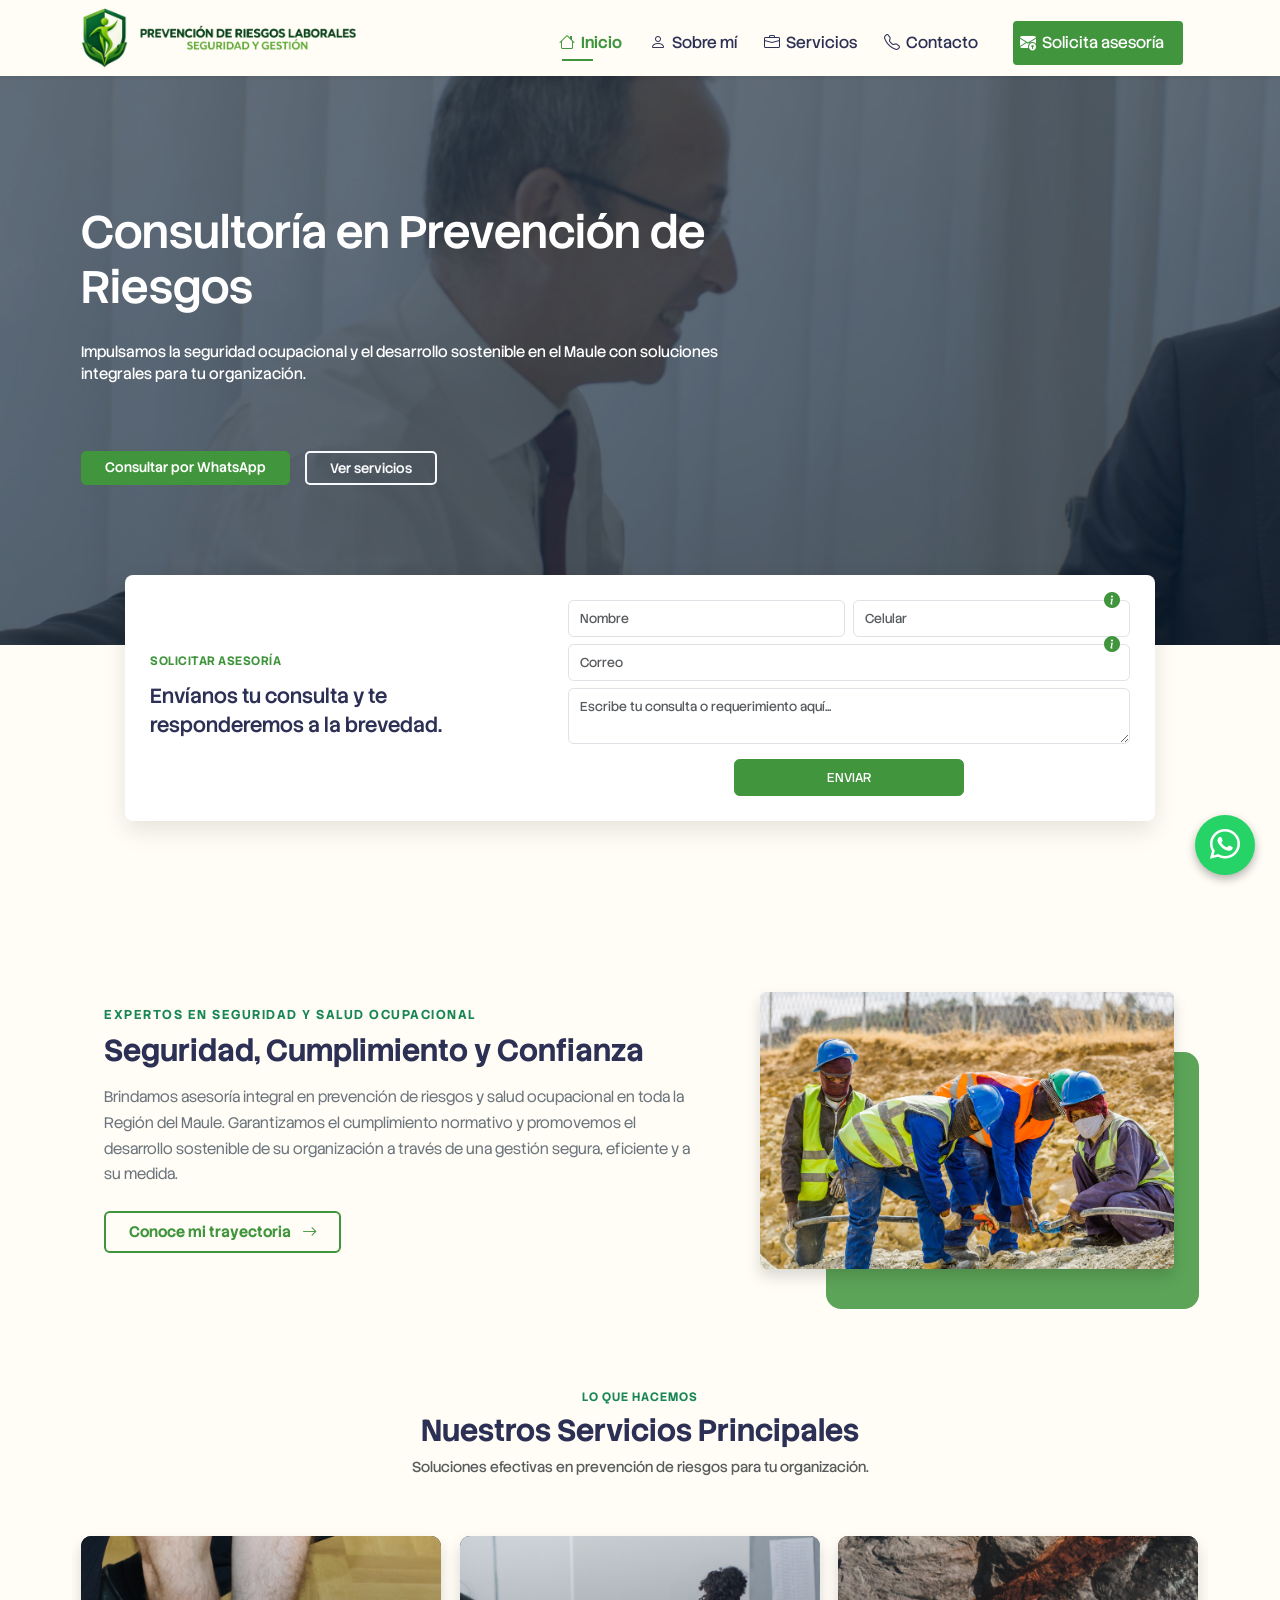
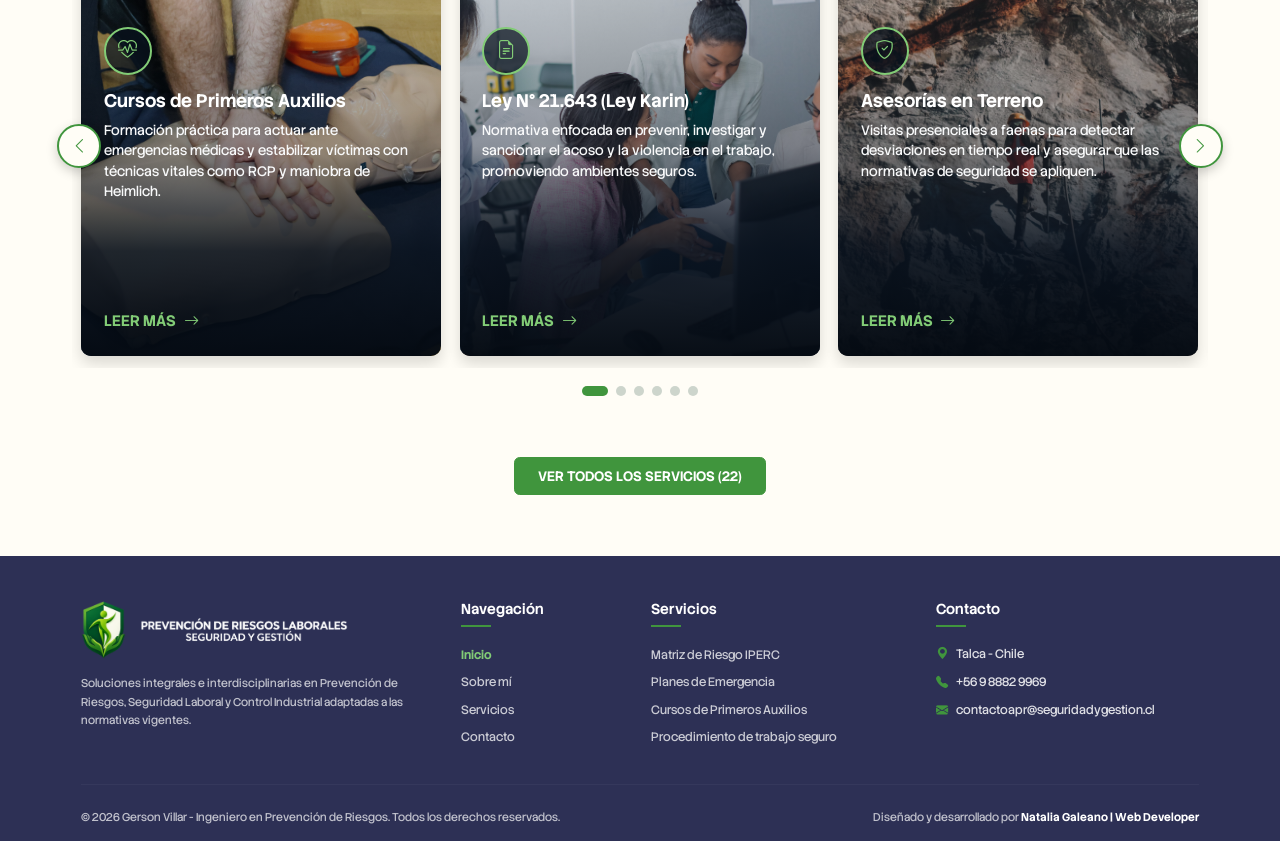
<file: index.html>
<!doctype html>
<html lang="es">
  <!--
  ============================================================
  HEAD SEO — index.html Pagina oficial
  ============================================================
-->
  <head>
    <meta charset="UTF-8" />
    <meta name="viewport" content="width=device-width, initial-scale=1.0" />

    <!-- SEO básico -->
    <title>Prevención de Riesgos Laborales | Talca, Maule</title>
    <meta
      name="description"
      content="Asesoría en prevención de riesgos y seguridad laboral en Talca y la Región del Maule. Cumple la normativa vigente. ¡Solicita tu asesoría gratis!"
    />
    <meta name="robots" content="index, follow" />
    <meta
      name="author"
      content="Gerson Villar - Ingeniero en Prevención de Riesgos"
    />
    <link rel="canonical" href="https://seguridadygestion.cl/" />

    <!-- Open Graph (WhatsApp, LinkedIn, Facebook) -->
    <meta property="og:type" content="website" />
    <meta
      property="og:site_name"
      content="Seguridad y Gestión - Prevención de Riesgos"
    />
    <meta property="og:locale" content="es_CL" />
    <meta property="og:url" content="https://seguridadygestion.cl/" />
    <meta
      property="og:title"
      content="Prevención de Riesgos Laborales | Talca, Maule"
    />
    <meta
      property="og:description"
      content="Asesoría en prevención de riesgos y seguridad laboral en Talca y la Región del Maule. Cumple la normativa vigente. ¡Solicita tu asesoría gratis!"
    />
    <meta
      property="og:image"
      content="https://seguridadygestion.cl/img/og-image.jpg"
    />
    <meta property="og:image:width" content="1200" />
    <meta property="og:image:height" content="630" />
    <meta
      property="og:image:alt"
      content="Consultoría en Prevención de Riesgos Laborales en la Región del Maule"
    />

    <!-- Twitter Card (aplica también a algunas previews de LinkedIn) -->
    <meta name="twitter:card" content="summary_large_image" />
    <meta
      name="twitter:title"
      content="Prevención de Riesgos Laborales | Talca, Maule"
    />
    <meta
      name="twitter:description"
      content="Asesoría en prevención de riesgos y seguridad laboral en Talca y la Región del Maule."
    />
    <meta
      name="twitter:image"
      content="https://seguridadygestion.cl/img/og-image.jpg"
    />

    <link rel="icon" type="image/x-icon" href="/img/favicon.ico" />

    <!-- 1. Bootstrap -->
    <link
      href="https://cdn.jsdelivr.net/npm/bootstrap@5.3.8/dist/css/bootstrap.min.css"
      rel="stylesheet"
      integrity="sha384-sRIl4kxILFvY47J16cr9ZwB07vP4J8+LH7qKQnuqkuIAvNWLzeN8tE5YBujZqJLB"
      crossorigin="anonymous"
    />
    <!-- Bootstrap íconos -->
    <link
      rel="stylesheet"
      href="https://cdn.jsdelivr.net/npm/bootstrap-icons@1.11.3/font/bootstrap-icons.min.css"
    />

    <!-- 2. Preconexión a Google Fonts -->
    <link rel="preconnect" href="https://fonts.googleapis.com" />
    <link rel="preconnect" href="https://fonts.gstatic.com" crossorigin />

    <!-- 3. Google Fonts -->
    <link
      href="https://fonts.googleapis.com/css2?family=Markazi+Text:wght@400..700&family=Noto+Sans+Symbols:wght@100..900&family=Stack+Sans+Headline:wght@200..700&display=swap"
      rel="stylesheet"
    />
    <!-- AOS CSS -->
    <link href="https://unpkg.com/aos@2.3.1/dist/aos.css" rel="stylesheet" />

    <!-- 4. Estilos personalizados -->
    <link rel="stylesheet" href="css/styles.css" />

    <!-- Datos estructurados (Schema.org) — SOLO en index.html -->
    <script type="application/ld+json">
      {
        "@context": "https://schema.org",
        "@type": "ProfessionalService",
        "name": "Seguridad y Gestión - Gerson Villar, Prevención de Riesgos",
        "alternateName": "Prevención de Riesgos Maule",
        "description": "Consultoría en prevención de riesgos laborales, seguridad ocupacional y cumplimiento normativo para empresas de la Región del Maule.",
        "image": "https://seguridadygestion.cl/img/logo-solo-texto.png",
        "logo": "https://seguridadygestion.cl/img/logo-solo-texto.png",
        "url": "https://seguridadygestion.cl/",
        "telephone": "+56988829969",
        "email": "contactoapr@seguridadygestion.cl",
        "address": {
          "@type": "PostalAddress",
          "addressLocality": "Talca",
          "addressRegion": "Región del Maule",
          "addressCountry": "CL"
        },
        "geo": {
          "@type": "GeoCoordinates",
          "latitude": -35.4264,
          "longitude": -71.6553
        },
        "areaServed": [
          {
            "@type": "AdministrativeArea",
            "name": "Región del Maule"
          },
          {
            "@type": "City",
            "name": "Talca"
          }
        ],
        "openingHoursSpecification": {
          "@type": "OpeningHoursSpecification",
          "dayOfWeek": ["Monday", "Tuesday", "Wednesday", "Thursday", "Friday"],
          "opens": "09:00",
          "closes": "19:00"
        },
        "hasOfferCatalog": {
          "@type": "OfferCatalog",
          "name": "Servicios de Prevención de Riesgos",
          "itemListElement": [
            {
              "@type": "Offer",
              "itemOffered": {
                "@type": "Service",
                "name": "Diagnóstico en Prevención de Riesgos Laborales"
              }
            },
            {
              "@type": "Offer",
              "itemOffered": {
                "@type": "Service",
                "name": "Elaboración de Carpetas de Arranque"
              }
            },
            {
              "@type": "Offer",
              "itemOffered": {
                "@type": "Service",
                "name": "Capacitaciones e Información de Riesgos Laborales (IRL)"
              }
            },
            {
              "@type": "Offer",
              "itemOffered": {
                "@type": "Service",
                "name": "Reglamento Interno de Orden, Higiene y Seguridad (RIOHS)"
              }
            },
            {
              "@type": "Offer",
              "itemOffered": {
                "@type": "Service",
                "name": "Gestión del Comité Paritario de Higiene y Seguridad (CPHS)"
              }
            }
          ]
        }
      }
    </script>
  </head>
  <body>
    <header>
      <!--Barra de navegacion-->
      <nav class="navbar navbar-expand-lg bg-prevencion fixed-top shadow-sm">
        <div class="container">
          <!-- Logo principal de la barra -->
          <div class="cont-logo">
            <a class="navbar-brand" href="index.html">
              <img
                class="logo1"
                src="img/logo-no-texto.png"
                alt="Logo Prevención"
              />
              <img
                class="logo2"
                src="img/logo-solo-texto.png"
                alt="Logo Prevención"
              />
            </a>
          </div>

          <!-- Botón Hamburguesa (Solo se muestra en pantallas pequeñas) -->
          <button
            class="navbar-toggler"
            type="button"
            data-bs-toggle="offcanvas"
            data-bs-target="#navbarNav"
            aria-controls="navbarNav"
            aria-label="Toggle navigation"
          >
            <span class="navbar-toggler-icon"></span>
          </button>

          <!-- Menú Lateral Deslizable / Barra Horizontal -->
          <div
            class="offcanvas-lg offcanvas-start navbarNavClass"
            tabindex="-1"
            id="navbarNav"
            aria-labelledby="navbarNavLabel"
          >
            <!-- Cabecera del Offcanvas (Solo Móvil) -->
            <div class="offcanvas-header border-bottom d-lg-none">
              <article class="cont-logo">
                <a class="navbar-brand" href="index.html">
                  <img
                    class="logo1"
                    src="img/logo-no-texto.png"
                    alt="Logo Prevención"
                  />
                </a>
              </article>

              <!-- BOTÓN DE CIERRE CON EL TARGET AGREGADO -->
              <button
                type="button"
                class="btn-close"
                data-bs-dismiss="offcanvas"
                data-bs-target="#navbarNav"
                aria-label="Close"
              ></button>
            </div>

            <!-- Cuerpo del Menú -->
            <div
              class="offcanvas-body d-flex flex-column flex-lg-row align-items-lg-center ms-lg-auto"
            >
              <!-- Lista de enlaces -->
              <ul class="navbar-nav align-items-lg-center">
                <li class="nav-item">
                  <a class="nav-link menu-lat-link active" href="index.html">
                    <i class="bi bi-house me-2"></i>Inicio
                  </a>
                </li>
                <li class="nav-item">
                  <a class="nav-link menu-lat-link" href="sobre-mi.html">
                    <i class="bi bi-person me-2"></i>Sobre mí
                  </a>
                </li>
                <li class="nav-item">
                  <a class="nav-link menu-lat-link" href="servicios.html">
                    <i class="bi bi-briefcase me-2"></i>Servicios
                  </a>
                </li>
                <li class="nav-item">
                  <a class="nav-link menu-lat-link" href="pag-contacto.html">
                    <i class="bi bi-telephone me-2"></i>Contacto
                  </a>
                </li>

                <!-- BOTÓN VERDE ESCRITORIO (Utiliza tu clase .soli-info original / Oculto en celular) -->
                <li class="nav-item soli-info d-none d-lg-block">
                  <a class="nav-link" href="index.html#contacto"
                    ><i class="bi bi-envelope-arrow-up-fill me-1"></i> Solicita
                    asesoría</a
                  >
                </li>
              </ul>

              <!-- SECCIÓN MÓVIL (Eslogan, Región y Botón ancho - Ocultos en escritorio con d-lg-none) -->
              <div
                class="menu-lateral-footer mt-auto pt-3 border-top d-lg-none"
              >
                <div class="info-texto mb-3">
                  <p class="mb-2 text-secondary small fw-medium">
                    PREVENCIÓN QUE PROTEGE,<br />GESTIÓN QUE TRANSFORMA.
                  </p>
                  <p class="mb-0 text-secondary small fw-medium">
                    <i class="bi bi-geo-alt me-2 text-success fs-6"></i>Región
                    del Maule
                  </p>
                </div>

                <a
                  href="index.html#contacto"
                  class="text-decoration-none d-block"
                  ><!-- El div actúa como botón y cierra el menú -->
                  <div
                    class="btn btn-prevencion w-100 d-flex justify-content-between align-items-center py-2 px-3 fw-bold rounded-3"
                    data-bs-dismiss="offcanvas"
                    data-bs-target="#navbarNav"
                  >
                    <span
                      ><i class="bi bi-envelope-arrow-up-fill me-1"></i>
                      Solicita asesoría</span
                    >
                    <i class="bi bi-arrow-right fs-5"></i>
                  </div>
                </a>
              </div>
            </div>
          </div>
        </div>
      </nav>

      <!--Portada-->
      <section id="hero">
        <!-- 1. Video de fondo añadido antes del container -->
        <video
          autoplay
          muted
          loop
          playsinline
          preload="auto"
          poster="img/video-poster.png"
          class="bg-video"
        >
          <source src="img/video-hero.mp4" type="video/mp4" />
          Tu navegador no soporta videos HTML5.
        </video>

        <!-- 2. Capa oscura para que el texto resalte (muy importante con videos) -->
        <div class="hero-overlay"></div>

        <!-- 3. Tu contenido original intacto -->
        <div class="container">
          <div class="hero-content">
            <h1 data-aos="fade-up">Consultoría en Prevención de Riesgos</h1>
            <p data-aos="fade-up" data-aos-delay="200">
              Impulsamos la seguridad ocupacional y el desarrollo sostenible en
              el Maule con soluciones integrales para tu organización.
            </p>

            <div
              class="d-flex gap-3 mt-4"
              data-aos="fade-up"
              data-aos-delay="300"
            >
              <!-- Botón Principal: WhatsApp -->
              <a
                href="https://wa.me/56988829969"
                class="btn btn-prevencion px-4 btn-hero"
                >Consultar por WhatsApp</a
              >

              <!-- Botón Secundario: Servicios -->
              <a
                href="servicios.html"
                class="btn btn-outline-light px-4 btn-hero"
                >Ver servicios</a
              >
            </div>
          </div>
        </div>
      </section>
    </header>
    <main>
      <!--Formulario contacto-->
      <section id="contacto">
        <div class="container" data-aos="zoom-in" data-aos-duration="1000">
          <div class="row align-items-center justify-content-center">
            <!-- Información -->
            <div class="col-md-5">
              <div class="contacto-info">
                <span>Solicitar Asesoría</span>
                <h2>Envíanos tu consulta y te responderemos a la brevedad.</h2>
              </div>
            </div>

            <!-- Formulario -->
            <div class="col-md-7">
              <!-- Formulario modificado para Netlify -->
              <form
                name="formulario-contacto"
                method="POST"
                action="/gracias.html"
                data-netlify="true"
                netlify-honeypot="bot-field"
              >
                <input
                  type="hidden"
                  name="form-name"
                  value="formulario-contacto"
                />
                <!-- Campo oculto anti-spam (Honeypot) -->
                <p class="d-none">
                  <label
                    >No llenes esto si eres humano:
                    <input name="bot-field" type="text"
                  /></label>
                </p>

                <div class="row g-2">
                  <div class="col-md-6">
                    <label for="campo-nombre" class="visually-hidden"
                      >Nombre</label
                    >
                    <input
                      type="text"
                      id="campo-nombre"
                      name="nombre"
                      class="form-control"
                      placeholder="Nombre"
                      autocomplete="name"
                      required
                    />
                  </div>

                  <div class="col-md-6">
                    <label for="campo-celular" class="visually-hidden"
                      >Celular</label
                    >
                    <div class="campo-ayuda">
                      <input
                        type="tel"
                        id="campo-celular"
                        name="celular"
                        class="form-control"
                        placeholder="Celular"
                        inputmode="tel"
                        autocomplete="tel"
                        maxlength="17"
                        required
                      />
                      <button
                        type="button"
                        class="ayuda-btn"
                        data-bs-toggle="tooltip"
                        data-bs-title="Escribe 9 dígitos, sin el +56. Ej: 9 1234 5678"
                        aria-label="Ayuda sobre el celular"
                      >
                        <i class="bi bi-info-circle-fill"></i>
                      </button>
                      <div class="invalid-feedback" role="alert"></div>
                    </div>
                  </div>

                  <div class="col-md-12">
                    <label for="campo-correo" class="visually-hidden"
                      >Correo electrónico</label
                    >
                    <div class="campo-ayuda">
                      <input
                        type="email"
                        id="campo-correo"
                        name="correo"
                        class="form-control"
                        placeholder="Correo"
                        inputmode="email"
                        autocomplete="email"
                        autocapitalize="none"
                        spellcheck="false"
                        required
                      />
                      <button
                        type="button"
                        class="ayuda-btn"
                        data-bs-toggle="tooltip"
                        data-bs-title="Escribe tu correo completo. Ej: nombre@empresa.cl. Te responderemos a este correo."
                        aria-label="Ayuda sobre el correo"
                      >
                        <i class="bi bi-info-circle-fill"></i>
                      </button>
                      <div class="invalid-feedback" role="alert"></div>
                    </div>
                  </div>

                  <div class="col-md-12">
                    <label for="campo-mensaje" class="visually-hidden"
                      >Consulta o requerimiento</label
                    >
                    <textarea
                      id="campo-mensaje"
                      name="mensaje"
                      class="form-control"
                      rows="2"
                      placeholder="Escribe tu consulta o requerimiento aquí..."
                      required
                    ></textarea>
                  </div>

                  <!-- Contenedor del botón centrado -->
                  <div class="col-md-5 mx-auto mt-3">
                    <button type="submit" class="btn btn-prevencion w-100">
                      ENVIAR
                    </button>
                  </div>
                </div>
              </form>
            </div>
          </div>
        </div>
      </section>
      <!-- NUEVA SECCIÓN DE PRESENTACIÓN -->
      <section id="presentacion" class="py-5">
        <div class="container">
          <div class="row align-items-center g-0 g-lg-5 pt-5">
            <!-- CONTENIDO -->
            <div class="col-lg-7 px-4 px-lg-5" data-aos="fade-right">
              <span
                class="text-uppercase fw-bold text-success"
                style="font-size: 0.85rem; letter-spacing: 1.5px"
                >EXPERTOS EN SEGURIDAD Y SALUD OCUPACIONAL</span
              >
              <h2
                class="fw-bold mt-2 mb-3"
                style="color: var(--text-blue); font-size: 2rem"
              >
                Seguridad, Cumplimiento y Confianza
              </h2>
              <p
                class="lead text-secondary"
                style="font-size: 1rem; line-height: 1.7"
              >
                Brindamos asesoría integral en prevención de riesgos y salud
                ocupacional en toda la Región del Maule. Garantizamos el
                cumplimiento normativo y promovemos el desarrollo sostenible de
                su organización a través de una gestión segura, eficiente y a su
                medida.
              </p>
              <!-- NUEVO BOTÓN SOBRE NOSOTROS -->
              <div class="mt-4">
                <a
                  href="sobre-mi.html"
                  class="btn btn-outline-custom px-4 py-2 fw-bold"
                >
                  Conoce mi trayectoria <i class="bi bi-arrow-right ms-2"></i>
                </a>
              </div>
            </div>
            <!-- IMAGEN -->
            <div class="col-lg-5" data-aos="fade-left">
              <!-- Contenedor envolvente con posición relativa para el marco -->
              <div class="hero-img-wrapper">
                <!-- Cuadrado verde decorativo de fondo -->
                <div class="hero-square-bg"></div>

                <!-- Tu imagen original intacta, con la clase z-2 para forzarla a estar al frente -->
                <img
                  src="img/presentacion-prevencion.jpg"
                  alt="Profesional en prevención de riesgos y seguridad laboral"
                  class="img-fluid rounded-2 shadow position-relative z-2"
                />
              </div>
            </div>
          </div>
        </div>
      </section>

      <!-- Servicios Destacados -->
      <section id="servicios-home" class="py-5 pt-5">
        <div class="container">
          <div class="text-center mb-5">
            <span
              class="text-uppercase fw-bold text-success"
              style="font-size: 0.8rem; letter-spacing: 1px"
              >Lo que hacemos</span
            >
            <h2
              class="fw-bold"
              style="color: var(--text-blue); font-size: 2rem; margin-top: 5px"
            >
              Nuestros Servicios Principales
            </h2>
            <p class="text-muted" style="font-size: 0.95rem">
              Soluciones efectivas en prevención de riesgos para tu
              organización.
            </p>
          </div>

          <!-- Slider dinámico: las tarjetas se generan desde js/script.js -->
          <div
            id="sliderServicios"
            class="slider-servicios"
            role="region"
            aria-roledescription="carrusel"
            aria-label="Servicios destacados"
            data-aos="fade-up"
          >
            <div class="slider-wrapper">
              <button
                type="button"
                class="slider-btn prev"
                id="sliderPrev"
                aria-label="Servicios anteriores"
              >
                <i class="bi bi-chevron-left"></i>
              </button>

              <div class="slider-viewport" id="sliderViewport">
                <div class="slider-track" id="sliderTrack"></div>
              </div>

              <button
                type="button"
                class="slider-btn next"
                id="sliderNext"
                aria-label="Servicios siguientes"
              >
                <i class="bi bi-chevron-right"></i>
              </button>
            </div>

            <!-- Indicadores (se generan por JS) -->
            <div class="slider-dots" id="sliderDots"></div>
          </div>
          <!-- Botón central para ver todos los servicios -->
          <div class="text-center mt-5 py-3">
            <a
              href="servicios.html"
              class="btn btn-prevencion px-4 py-2 fw-bold"
              style="font-size: 0.9rem"
            >
              VER TODOS LOS SERVICIOS (22)
            </a>
          </div>
        </div>
      </section>
    </main>
    <!-- FOOTER -->
    <footer class="footer-prevencion text-white pt-5 pb-3">
      <div class="container">
        <div class="row g-4">
          <!-- Columna 1: Branding y descripción -->
          <div class="col-lg-4 col-md-6">
            <div>
              <img
                src="img/logo-no-texto.png"
                alt="Logo Prevención de Riesgos"
                class="footer-logo mb-3"
              />
              <img
                src="img/logo-solo-texto.png"
                alt="Logo Prevención de Riesgos"
                class="footer-logo-2 mb-3"
              />
            </div>
            <p class="small text-muted-custom">
              Soluciones integrales e interdisciplinarias en Prevención de
              Riesgos, Seguridad Laboral y Control Industrial adaptadas a las
              normativas vigentes.
            </p>
          </div>

          <!-- Columna 2: Enlaces rápidos -->
          <div class="col-lg-2 col-md-6">
            <h5 class="footer-title">Navegación</h5>
            <ul class="list-unstyled footer-links">
              <li>
                <a class="activo" href="index.html">Inicio</a>
              </li>
              <li><a href="sobre-mi.html">Sobre mí</a></li>
              <li><a href="servicios.html">Servicios</a></li>
              <li><a href="pag-contacto.html">Contacto</a></li>
            </ul>
          </div>

          <!-- Columna 3: Servicios destacados -->
          <div class="col-lg-3 col-md-6">
            <h5 class="footer-title">Servicios</h5>
            <ul class="list-unstyled footer-links">
              <li>
                <a href="servicios.html#matriz-iper">Matriz de Riesgo IPERC</a>
              </li>
              <li>
                <a href="servicios.html#plan-emergencias-evacuacion"
                  >Planes de Emergencia</a
                >
              </li>
              <li>
                <a href="servicios.html#cursos-primeros-auxilios"
                  >Cursos de Primeros Auxilios</a
                >
              </li>
              <li>
                <a href="servicios.html#procedimiento-trabajo-seguro"
                  >Procedimiento de trabajo seguro</a
                >
              </li>
            </ul>
          </div>

          <!-- Columna 4: Contacto -->
          <div class="col-lg-3 col-md-6">
            <h5 class="footer-title">Contacto</h5>
            <ul class="list-unstyled footer-contact small">
              <li>
                <i class="bi bi-geo-alt-fill me-2 color-verde"></i> Talca -
                Chile
              </li>
              <li>
                <i class="bi bi-telephone-fill me-2 color-verde"></i> +56 9 8882
                9969
              </li>
              <li>
                <i class="bi bi-envelope-fill me-2 color-verde"></i>
                contactoapr@seguridadygestion.cl
              </li>
            </ul>
          </div>
        </div>

        <hr class="footer-divider my-4" />

        <!-- Sub-footer: Derechos reservados -->
        <div class="row align-items-center">
          <div class="col-md-6 text-center text-md-start mb-2 mb-md-0">
            <p class="small mb-0 text-muted-custom">
              &copy; 2026 Gerson Villar - Ingeniero en Prevención de Riesgos.
              Todos los derechos reservados.
            </p>
          </div>
          <div class="col-md-6 text-center text-md-end">
            <p class="small mb-0 text-muted-custom">
              Diseñado y desarrollado por
              <span class="text-white fw-bold"
                >Natalia Galeano | Web Developer</span
              >
            </p>
          </div>
        </div>
      </div>
    </footer>
    <!--Bootstrap de js-->
    <script
      src="https://cdn.jsdelivr.net/npm/bootstrap@5.3.8/dist/js/bootstrap.bundle.min.js"
      integrity="sha384-FKyoEForCGlyvwx9Hj09JcYn3nv7wiPVlz7YYwJrWVcXK/BmnVDxM+D2scQbITxI"
      crossorigin="anonymous"
    ></script>

    <!-- BOTON FLOTANTE DE WHATSAPP -->
    <!-- Contenedor flotante de WhatsApp -->
    <div
      class="whatsapp-widget"
      data-aos="fade-up-left"
      data-aos-duration="800"
      data-aos-delay="600"
      data-aos-anchor="body"
    >
      <!-- Tarjeta emergente (inicialmente oculta) -->
      <div id="whatsappBox" class="whatsapp-box shadow">
        <div
          class="whatsapp-header text-white p-3 d-flex justify-content-between align-items-center"
        >
          <div class="d-flex align-items-center">
            <i class="bi bi-whatsapp fs-4 me-2"></i>
            <div>
              <h6 class="mb-0 fw-bold">Atención al Cliente</h6>
              <small class="text-light opacity-75">En línea</small>
            </div>
          </div>
          <button
            id="cerrarChat"
            class="btn-close btn-close-white"
            aria-label="Cerrar"
          ></button>
        </div>

        <div class="whatsapp-body p-3 bg-light">
          <div class="whatsapp-message p-3 rounded shadow-sm bg-white mb-3">
            <p class="mb-0 text-dark small">
              ¡Hola! 👋 ¿En qué podemos ayudarte hoy?
            </p>
          </div>
        </div>

        <div class="whatsapp-footer p-2 bg-white border-top text-center">
          <!-- Aquí pones tu número de teléfono real y el mensaje por defecto -->
          <a
            href="https://wa.me/56988829969?text=Hola,%20necesito%20más%20información%20sobre%20sus%20servicios"
            target="_blank"
            class="btn btn-success w-100 fw-bold py-2"
          >
            <i class="bi bi-whatsapp me-2"></i> Iniciar Chat
          </a>
        </div>
      </div>

      <!-- Botón flotante circular principal -->
      <button
        id="btnWhatsAppToggle"
        class="whatsapp-toggle-btn"
        aria-label="Abrir chat de WhatsApp"
      >
        <i class="bi bi-whatsapp"></i>
      </button>
    </div>
    <!-- AOS JS -->
    <script src="https://unpkg.com/aos@2.3.1/dist/aos.js"></script>

    <script src="js/script.js"></script>
    <script>
      // Precarga el video de inicio de forma silenciosa mientras está en Servicios
      window.addEventListener("DOMContentLoaded", () => {
        const videoPreload = document.createElement("link");
        videoPreload.rel = "prefetch";
        videoPreload.href = "img/video-hero.mp4";
        videoPreload.as = "video";
        document.head.appendChild(videoPreload);
      });
    </script>
  </body>
</html>
</file>
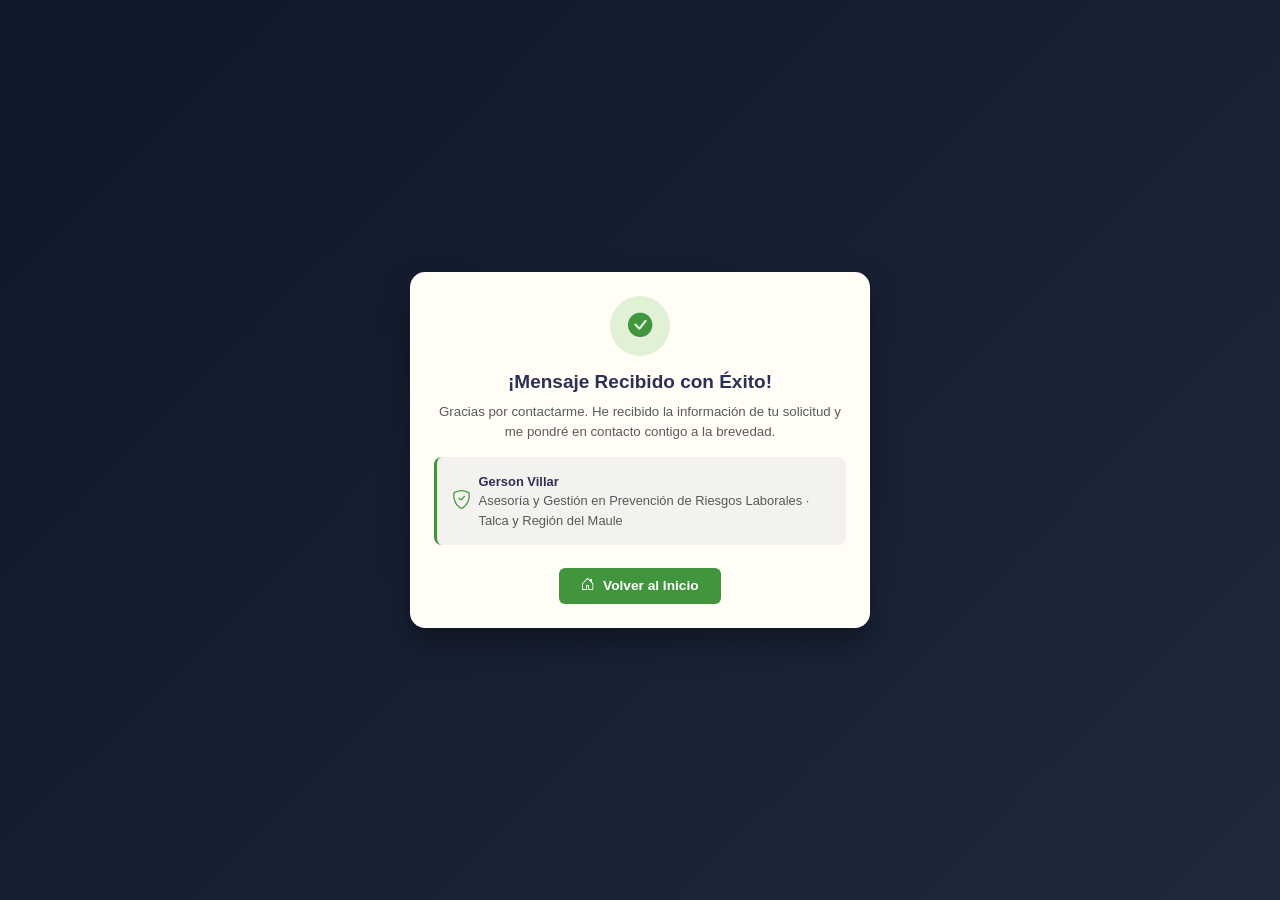
<file: gracias.html>
<!doctype html>
<html lang="es">
  <head>
    <meta charset="UTF-8" />
    <meta name="viewport" content="width=device-width, initial-scale=1.0" />
    <title>¡Mensaje Enviado! | Gerson Villar - Prevención de Riesgos</title>

    <!-- Control de Motores de Búsqueda (Sin Indexar) -->
    <meta name="robots" content="noindex, nofollow" />

    <!-- Favicon -->
    <link rel="icon" type="image/x-icon" href="/img/favicon.ico" />

    <!-- Bootstrap 5 CSS -->
    <link
      href="https://cdn.jsdelivr.net/npm/bootstrap@5.3.3/dist/css/bootstrap.min.css"
      rel="stylesheet"
    />
    <!-- Bootstrap Icons -->
    <link
      rel="stylesheet"
      href="https://cdn.jsdelivr.net/npm/bootstrap-icons@1.11.3/font/bootstrap-icons.min.css"
    />
    <!-- Estilos Personalizados del Sitio -->
    <link rel="stylesheet" href="css/styles.css" />

    <style>
      /* Variables de color */
      :root {
        --bg-body: #fff;
        --primary-color: #40953d;
        --secondary-color: #82cc76;
        --tertiary-color: #fccd2a;
        --text-blue: #2d3055;
        --bone-white: #fffdf6;
      }

      body {
        background: linear-gradient(135deg, #0f172a 0%, #1e293b 100%);
        min-height: 100vh;
      }

      /* Tarjeta reducida a 460px máximo */
      .thank-you-card {
        background-color: var(--bone-white);
        border-radius: 1rem;
        border: 1px solid rgba(255, 255, 255, 0.2);
        box-shadow: 0 15px 30px rgba(0, 0, 0, 0.35);
        max-width: 460px;
        width: 100%;
        color: var(--text-blue);
      }

      /* Ícono más moderado (60px) */
      .icon-box {
        width: 60px;
        height: 60px;
        background-color: rgba(130, 204, 118, 0.25);
        color: var(--primary-color);
        border-radius: 50%;
        display: inline-flex;
        align-items: center;
        justify-content: center;
        font-size: 1.6rem;
        margin-bottom: 1rem;
      }

      .text-title {
        color: var(--text-blue);
        font-size: 1.25rem;
      }

      .info-box {
        background-color: rgba(45, 48, 85, 0.05);
        border-left: 3px solid var(--primary-color);
        font-size: 0.85rem;
      }

      /* Botón compacto */
      .btn-custom-primary {
        background-color: var(--primary-color);
        color: #ffffff;
        border: none;
        padding: 0.5rem 1.5rem;
        border-radius: 0.4rem;
        font-size: 0.9rem;
        font-weight: 600;
        transition: all 0.3s ease;
        text-decoration: none;
      }

      .btn-custom-primary:hover {
        background-color: #337830;
        color: #ffffff;
        transform: translateY(-1px);
      }
    </style>
  </head>
  <body class="d-flex align-items-center justify-content-center p-3">
    <main class="thank-you-card text-center p-4 my-auto">
      <!-- Ícono -->
      <div class="icon-box">
        <i class="bi bi-check-circle-fill"></i>
      </div>

      <!-- Título Principal -->
      <h1 class="fw-bold text-title mb-2">¡Mensaje Recibido con Éxito!</h1>

      <!-- Mensaje informativo -->
      <p class="text-muted small mb-3">
        Gracias por contactarme. He recibido la información de tu solicitud y me
        pondré en contacto contigo a la brevedad.
      </p>

      <!-- Información de firma -->
      <div class="p-3 info-box rounded-3 mb-4 text-start">
        <div class="d-flex align-items-center gap-2">
          <i
            class="bi bi-shield-check fs-5"
            style="color: var(--primary-color)"
          ></i>
          <div>
            <strong style="color: var(--text-blue)">Gerson Villar</strong><br />
            <span class="text-muted"
              >Asesoría y Gestión en Prevención de Riesgos Laborales · Talca y
              Región del Maule</span
            >
          </div>
        </div>
      </div>

      <!-- Botón Volver -->
      <div class="d-grid gap-2 d-sm-flex justify-content-sm-center">
        <a href="/" class="btn btn-custom-primary">
          <i class="bi bi-house-door pe-1"></i> Volver al Inicio
        </a>
      </div>
    </main>
  </body>
</html>
</file>
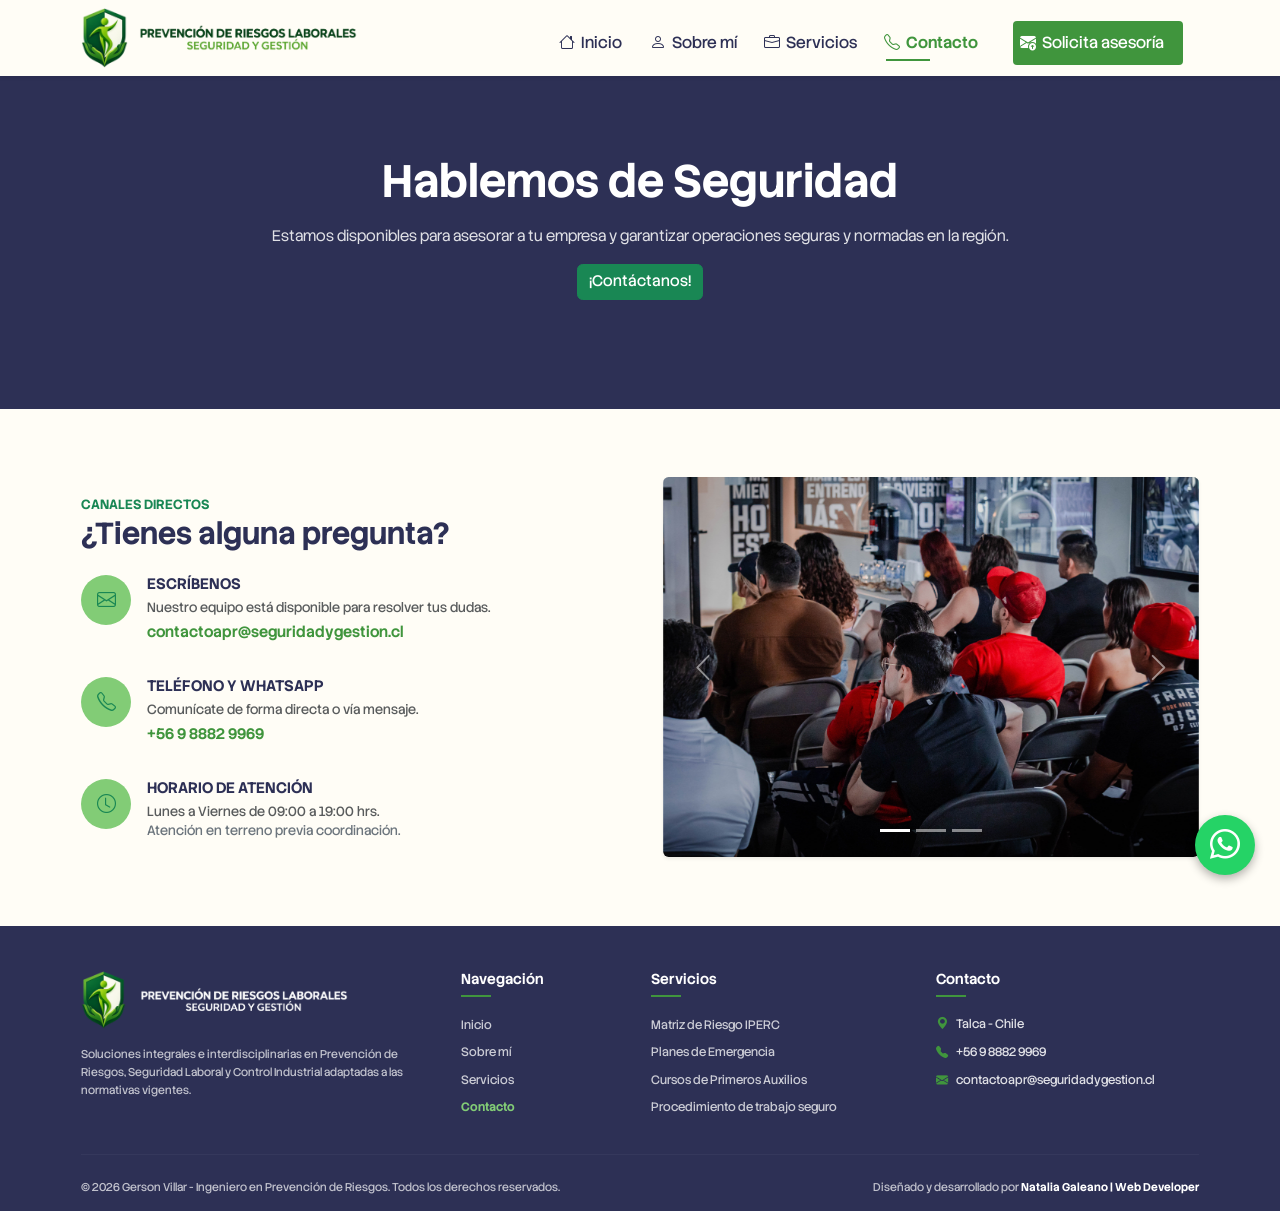
<file: pag-contacto.html>
<!doctype html>
<html lang="es">
  <!--
  ============================================================
  HEAD SEO — pag-contacto.html
  ============================================================
-->
  <head>
    <meta charset="UTF-8" />
    <meta name="viewport" content="width=device-width, initial-scale=1.0" />

    <!-- SEO básico -->
    <title>Contacto | Asesoría en Prevención de Riesgos Maule</title>
    <meta
      name="description"
      content="¿Necesitas asesoría en prevención de riesgos laborales? Contáctanos en Talca, Región del Maule. Respuesta rápida por WhatsApp o correo."
    />
    <meta name="robots" content="index, follow" />
    <meta
      name="author"
      content="Gerson Villar - Ingeniero en Prevención de Riesgos"
    />
    <link
      rel="canonical"
      href="https://seguridadygestion.cl/pag-contacto.html"
    />

    <!-- Open Graph (WhatsApp, LinkedIn, Facebook) -->
    <meta property="og:type" content="website" />
    <meta
      property="og:site_name"
      content="Seguridad y Gestión - Prevención de Riesgos"
    />
    <meta property="og:locale" content="es_CL" />
    <meta
      property="og:url"
      content="https://seguridadygestion.cl/pag-contacto.html"
    />
    <meta
      property="og:title"
      content="Contacto | Asesoría en Prevención de Riesgos Maule"
    />
    <meta
      property="og:description"
      content="¿Necesitas asesoría en prevención de riesgos laborales? Contáctanos en Talca, Región del Maule."
    />
    <meta
      property="og:image"
      content="https://seguridadygestion.cl/img/og-image.jpg"
    />
    <meta property="og:image:width" content="1200" />
    <meta property="og:image:height" content="630" />
    <meta
      property="og:image:alt"
      content="Contacto - Consultoría en Prevención de Riesgos en Talca"
    />

    <!-- Twitter Card -->
    <meta name="twitter:card" content="summary_large_image" />
    <meta
      name="twitter:title"
      content="Contacto | Asesoría en Prevención de Riesgos Maule"
    />
    <meta
      name="twitter:description"
      content="Contáctanos en Talca, Región del Maule por WhatsApp o correo."
    />
    <meta
      name="twitter:image"
      content="https://seguridadygestion.cl/img/og-image.jpg"
    />

    <link rel="icon" type="image/x-icon" href="/img/favicon.ico" />

    <!-- 1. Bootstrap -->
    <link
      href="https://cdn.jsdelivr.net/npm/bootstrap@5.3.8/dist/css/bootstrap.min.css"
      rel="stylesheet"
      integrity="sha384-sRIl4kxILFvY47J16cr9ZwB07vP4J8+LH7qKQnuqkuIAvNWLzeN8tE5YBujZqJLB"
      crossorigin="anonymous"
    />
    <!-- Bootstrap íconos -->
    <link
      rel="stylesheet"
      href="https://cdn.jsdelivr.net/npm/bootstrap-icons@1.11.3/font/bootstrap-icons.min.css"
    />

    <!-- 2. Preconexión a Google Fonts -->
    <link rel="preconnect" href="https://fonts.googleapis.com" />
    <link rel="preconnect" href="https://fonts.gstatic.com" crossorigin />

    <!-- 3. Google Fonts -->
    <link
      href="https://fonts.googleapis.com/css2?family=Markazi+Text:wght@400..700&family=Noto+Sans+Symbols:wght@100..900&family=Stack+Sans+Headline:wght@200..700&display=swap"
      rel="stylesheet"
    />
    <!-- AOS CSS -->
    <link href="https://unpkg.com/aos@2.3.1/dist/aos.css" rel="stylesheet" />

    <!-- 4. Estilos personalizados -->
    <link rel="stylesheet" href="css/styles.css" />
  </head>
  <body>
    <header>
      <!--Barra de navegacion-->
      <nav class="navbar navbar-expand-lg bg-prevencion fixed-top shadow-sm">
        <div class="container">
          <!-- Logo principal de la barra -->
          <div class="cont-logo">
            <a class="navbar-brand" href="index.html">
              <img
                class="logo1"
                src="img/logo-no-texto.png"
                alt="Logo Prevención"
              />
              <img
                class="logo2"
                src="img/logo-solo-texto.png"
                alt="Logo Prevención"
              />
            </a>
          </div>

          <!-- Botón Hamburguesa (Solo se muestra en pantallas pequeñas) -->
          <button
            class="navbar-toggler"
            type="button"
            data-bs-toggle="offcanvas"
            data-bs-target="#navbarNav"
            aria-controls="navbarNav"
            aria-label="Toggle navigation"
          >
            <span class="navbar-toggler-icon"></span>
          </button>

          <!-- Menú Lateral Deslizable / Barra Horizontal -->
          <div
            class="offcanvas-lg offcanvas-start navbarNavClass"
            tabindex="-1"
            id="navbarNav"
            aria-labelledby="navbarNavLabel"
          >
            <!-- Cabecera del Offcanvas (Solo Móvil) -->
            <div class="offcanvas-header border-bottom d-lg-none">
              <article class="cont-logo">
                <a class="navbar-brand" href="index.html">
                  <img
                    class="logo1"
                    src="img/logo-no-texto.png"
                    alt="Logo Prevención"
                  />
                </a>
              </article>

              <!-- BOTÓN DE CIERRE CON EL TARGET AGREGADO -->
              <button
                type="button"
                class="btn-close"
                data-bs-dismiss="offcanvas"
                data-bs-target="#navbarNav"
                aria-label="Close"
              ></button>
            </div>

            <!-- Cuerpo del Menú -->
            <div
              class="offcanvas-body d-flex flex-column flex-lg-row align-items-lg-center ms-lg-auto"
            >
              <!-- Lista de enlaces -->
              <ul class="navbar-nav align-items-lg-center">
                <li class="nav-item">
                  <a class="nav-link menu-lat-link" href="index.html">
                    <i class="bi bi-house me-2"></i>Inicio
                  </a>
                </li>
                <li class="nav-item">
                  <a class="nav-link menu-lat-link" href="sobre-mi.html">
                    <i class="bi bi-person me-2"></i>Sobre mí
                  </a>
                </li>
                <li class="nav-item">
                  <a class="nav-link menu-lat-link" href="servicios.html">
                    <i class="bi bi-briefcase me-2"></i>Servicios
                  </a>
                </li>
                <li class="nav-item">
                  <a
                    class="nav-link menu-lat-link active"
                    href="pag-contacto.html"
                  >
                    <i class="bi bi-telephone me-2"></i>Contacto
                  </a>
                </li>

                <!-- BOTÓN VERDE ESCRITORIO (Utiliza tu clase .soli-info original / Oculto en celular) -->
                <li class="nav-item soli-info d-none d-lg-block">
                  <a class="nav-link" href="index.html#contacto"
                    ><i class="bi bi-envelope-arrow-up-fill me-1"></i> Solicita
                    asesoría</a
                  >
                </li>
              </ul>

              <!-- SECCIÓN MÓVIL (Eslogan, Región y Botón ancho - Ocultos en escritorio con d-lg-none) -->
              <div
                class="menu-lateral-footer mt-auto pt-3 border-top d-lg-none"
              >
                <div class="info-texto mb-3">
                  <p class="mb-2 text-secondary small fw-medium">
                    PREVENCIÓN QUE PROTEGE,<br />GESTIÓN QUE TRANSFORMA.
                  </p>
                  <p class="mb-0 text-secondary small fw-medium">
                    <i class="bi bi-geo-alt me-2 text-success fs-6"></i>Región
                    del Maule
                  </p>
                </div>

                <a
                  href="index.html#contacto"
                  class="btn btn-prevencion w-100 d-flex justify-content-between align-items-center py-2 px-3 fw-bold rounded-3"
                >
                  <span
                    ><i class="bi bi-envelope-arrow-up-fill me-1"></i> Solicita
                    asesoría</span
                  >
                  <i class="bi bi-arrow-right fs-5"></i>
                </a>
              </div>
            </div>
          </div>
        </div>
      </nav>

      <!-- HERO / PORTADA-->
      <section
        id="hero-contacto"
        class="text-center py-5"
        style="background-color: var(--text-blue); color: white"
        data-aos="fade-down"
        data-aos-duration="1000"
      >
        <div class="container py-4">
          <h1 class="fw-bold display-5">Hablemos de Seguridad</h1>
          <p class="lead text-muted-custom mx-auto">
            Estamos disponibles para asesorar a tu empresa y garantizar
            operaciones seguras y normadas en la región.
          </p>
          <a href="#info-contacto" class="btn btn-success mt-3"
            >¡Contáctanos!</a
          >
        </div>
      </section>
    </header>
    <!-- SECCIÓN PRINCIPAL: INFORMACIÓN Y CARRUSEL -->
    <main>
      <section class="container my-5 py-4">
        <div id="info-contacto" class="row g-5 align-items-center">
          <!-- COLUMNA IZQUIERDA: SECCIÓN DE CONTACTO Y HORARIOS -->
          <div class="col-lg-6 columna-contacto" data-aos="fade-right">
            <span
              class="text-uppercase fw-bold text-success small tracking-wide"
              >Canales Directos</span
            >
            <h2 class="fw-bold mb-4" style="color: var(--text-blue)">
              ¿Tienes alguna pregunta?
            </h2>

            <div class="d-flex flex-column" style="gap: 2.2rem">
              <!-- Ítem 1: Correo -->
              <div class="d-flex align-items-start gap-3">
                <div
                  class="rounded-circle d-flex align-items-center justify-content-center flex-shrink-0"
                  style="
                    width: 50px;
                    height: 50px;
                    background-color: var(--secondary-color);
                  "
                >
                  <i class="bi bi-envelope text-success fs-5"></i>
                </div>
                <div class="dato-contacto">
                  <h6 class="fw-bold mb-1" style="color: var(--text-blue)">
                    ESCRÍBENOS
                  </h6>
                  <p class="text-muted small mb-1">
                    Nuestro equipo está disponible para resolver tus dudas.
                  </p>
                  <a
                    href="mailto:contactoapr@seguridadygestion.cl"
                    class="text-decoration-none fw-semibold"
                    style="color: var(--primary-color)"
                    >contactoapr<wbr />@seguridadygestion.cl</a
                  >
                </div>
              </div>

              <!-- Ítem 2: Teléfono / WhatsApp -->
              <div class="d-flex align-items-start gap-3">
                <div
                  class="rounded-circle d-flex align-items-center justify-content-center flex-shrink-0"
                  style="
                    width: 50px;
                    height: 50px;
                    background-color: var(--secondary-color);
                  "
                >
                  <i class="bi bi-telephone text-success fs-5"></i>
                </div>
                <div class="dato-contacto">
                  <h6 class="fw-bold mb-1" style="color: var(--text-blue)">
                    TELÉFONO Y WHATSAPP
                  </h6>
                  <p class="text-muted small mb-1">
                    Comunícate de forma directa o vía mensaje.
                  </p>
                  <a
                    href="https://wa.me/56988829969"
                    target="_blank"
                    class="text-decoration-none fw-semibold"
                    style="color: var(--primary-color)"
                    >+56 9 8882 9969</a
                  >
                </div>
              </div>

              <!-- Ítem 3: Horarios de Atención -->
              <div class="d-flex align-items-start gap-3">
                <div
                  class="rounded-circle d-flex align-items-center justify-content-center flex-shrink-0"
                  style="
                    width: 50px;
                    height: 50px;
                    background-color: var(--secondary-color);
                  "
                >
                  <i class="bi bi-clock text-success fs-5"></i>
                </div>
                <div class="dato-contacto">
                  <h6 class="fw-bold mb-1" style="color: var(--text-blue)">
                    HORARIO DE ATENCIÓN
                  </h6>
                  <p class="text-muted small mb-0">
                    Lunes a Viernes de 09:00 a 19:00 hrs.
                  </p>
                  <p class="text-secondary small mb-0">
                    Atención en terreno previa coordinación.
                  </p>
                </div>
              </div>
            </div>
          </div>
          <!-- COLUMNA DERECHA: CARRUSEL DE IMÁGENES -->
          <div class="col-lg-6" data-aos="fade-left">
            <div
              id="contactoCarousel"
              class="carousel slide shadow-sm rounded overflow-hidden"
              data-bs-ride="carousel"
              data-bs-interval="3000"
            >
              <!-- Indicadores del carrusel -->
              <div class="carousel-indicators">
                <button
                  type="button"
                  data-bs-target="#contactoCarousel"
                  data-bs-slide-to="0"
                  class="active"
                  aria-current="true"
                  aria-label="Slide 1"
                ></button>
                <button
                  type="button"
                  data-bs-target="#contactoCarousel"
                  data-bs-slide-to="1"
                  aria-label="Slide 2"
                ></button>
                <button
                  type="button"
                  data-bs-target="#contactoCarousel"
                  data-bs-slide-to="2"
                  aria-label="Slide 3"
                ></button>
              </div>

              <!-- Contenedor de las imágenes -->
              <div class="carousel-inner">
                <div class="carousel-item active">
                  <img
                    src="img/capacitacion-laboral-carrusel.jpg"
                    class="d-block w-100 object-fit-cover"
                    style="height: 380px"
                    alt="Capacitación laboral"
                  />
                </div>
                <div class="carousel-item">
                  <img
                    src="img/inspeccion-seguridad-carrusel.jpg"
                    class="d-block w-100 object-fit-cover"
                    style="height: 380px"
                    alt="Inspección de seguridad"
                  />
                </div>
                <div class="carousel-item">
                  <img
                    src="img/asesoria-terreno-carrusel.jpg"
                    class="d-block w-100 object-fit-cover"
                    style="height: 380px"
                    alt="Asesoría en terreno"
                  />
                </div>
              </div>

              <!-- Controles de siguiente y anterior -->
              <button
                class="carousel-control-prev"
                type="button"
                data-bs-target="#contactoCarousel"
                data-bs-slide="prev"
              >
                <span
                  class="carousel-control-prev-icon"
                  aria-hidden="true"
                ></span>
                <span class="visually-hidden">Anterior</span>
              </button>
              <button
                class="carousel-control-next"
                type="button"
                data-bs-target="#contactoCarousel"
                data-bs-slide="next"
              >
                <span
                  class="carousel-control-next-icon"
                  aria-hidden="true"
                ></span>
                <span class="visually-hidden">Siguiente</span>
              </button>
            </div>
          </div>
        </div>
      </section>
    </main>
    <!-- FOOTER -->
    <footer class="footer-prevencion text-white pt-5 pb-3">
      <div class="container">
        <div class="row g-4">
          <!-- Columna 1: Branding y descripción -->
          <div class="col-lg-4 col-md-6">
            <div>
              <img
                src="img/logo-no-texto.png"
                alt="Logo Prevención de Riesgos"
                class="footer-logo mb-3"
              />
              <img
                src="img/logo-solo-texto.png"
                alt="Logo Prevención de Riesgos"
                class="footer-logo-2 mb-3"
              />
            </div>
            <p class="small text-muted-custom">
              Soluciones integrales e interdisciplinarias en Prevención de
              Riesgos, Seguridad Laboral y Control Industrial adaptadas a las
              normativas vigentes.
            </p>
          </div>

          <!-- Columna 2: Enlaces rápidos -->
          <div class="col-lg-2 col-md-6">
            <h5 class="footer-title">Navegación</h5>
            <ul class="list-unstyled footer-links">
              <li><a href="index.html">Inicio</a></li>
              <li><a href="sobre-mi.html">Sobre mí</a></li>
              <li><a href="servicios.html">Servicios</a></li>
              <li><a class="activo" href="pag-contacto.html">Contacto</a></li>
            </ul>
          </div>

          <!-- Columna 3: Servicios destacados -->
          <div class="col-lg-3 col-md-6">
            <h5 class="footer-title">Servicios</h5>
            <ul class="list-unstyled footer-links">
              <li>
                <a href="servicios.html#matriz-iper">Matriz de Riesgo IPERC</a>
              </li>
              <li>
                <a href="servicios.html#plan-emergencias-evacuacion"
                  >Planes de Emergencia</a
                >
              </li>
              <li>
                <a href="servicios.html#cursos-primeros-auxilios"
                  >Cursos de Primeros Auxilios</a
                >
              </li>
              <li>
                <a href="servicios.html#procedimiento-trabajo-seguro"
                  >Procedimiento de trabajo seguro</a
                >
              </li>
            </ul>
          </div>
          <!-- Columna 4: Contacto -->
          <div class="col-lg-3 col-md-6">
            <h5 class="footer-title">Contacto</h5>
            <ul class="list-unstyled footer-contact small">
              <li>
                <i class="bi bi-geo-alt-fill me-2 color-verde"></i> Talca -
                Chile
              </li>
              <li>
                <i class="bi bi-telephone-fill me-2 color-verde"></i> +56 9 8882
                9969
              </li>
              <li>
                <i class="bi bi-envelope-fill me-2 color-verde"></i>
                contactoapr@seguridadygestion.cl
              </li>
            </ul>
          </div>
        </div>

        <hr class="footer-divider my-4" />

        <!-- Sub-footer: Derechos reservados -->
        <div class="row align-items-center">
          <div class="col-md-6 text-center text-md-start mb-2 mb-md-0">
            <p class="small mb-0 text-muted-custom">
              &copy; 2026 Gerson Villar - Ingeniero en Prevención de Riesgos.
              Todos los derechos reservados.
            </p>
          </div>
          <div class="col-md-6 text-center text-md-end">
            <p class="small mb-0 text-muted-custom">
              Diseñado y desarrollado por
              <span class="text-white fw-bold"
                >Natalia Galeano | Web Developer</span
              >
            </p>
          </div>
        </div>
      </div>
    </footer>
    <!--JS DE BOOTSTRAP Y GENERALES-->
    <script
      src="https://cdn.jsdelivr.net/npm/bootstrap@5.3.8/dist/js/bootstrap.bundle.min.js"
      integrity="sha384-FKyoEForCGlyvwx9Hj09JcYn3nv7wiPVlz7YYwJrWVcXK/BmnVDxM+D2scQbITxI"
      crossorigin="anonymous"
    ></script>

    <!-- BOTON FLOTANTE DE WHATSAPP -->
    <!-- Contenedor flotante de WhatsApp -->
    <div
      class="whatsapp-widget"
      data-aos="fade-up-left"
      data-aos-duration="800"
      data-aos-delay="600"
      data-aos-anchor="body"
    >
      <!-- Tarjeta emergente (inicialmente oculta) -->
      <div id="whatsappBox" class="whatsapp-box shadow">
        <div
          class="whatsapp-header text-white p-3 d-flex justify-content-between align-items-center"
        >
          <div class="d-flex align-items-center">
            <i class="bi bi-whatsapp fs-4 me-2"></i>
            <div>
              <h6 class="mb-0 fw-bold">Atención al Cliente</h6>
              <small class="text-light opacity-75">En línea</small>
            </div>
          </div>
          <button
            id="cerrarChat"
            class="btn-close btn-close-white"
            aria-label="Cerrar"
          ></button>
        </div>

        <div class="whatsapp-body p-3 bg-light">
          <div class="whatsapp-message p-3 rounded shadow-sm bg-white mb-3">
            <p class="mb-0 text-dark small">
              ¡Hola! 👋 ¿En qué podemos ayudarte hoy?
            </p>
          </div>
        </div>

        <div class="whatsapp-footer p-2 bg-white border-top text-center">
          <!-- Aquí pones tu número de teléfono real y el mensaje por defecto -->
          <a
            href="https://wa.me/56988829969?text=Hola,%20necesito%20más%20información%20sobre%20sus%20servicios"
            target="_blank"
            class="btn btn-success w-100 fw-bold py-2"
          >
            <i class="bi bi-whatsapp me-2"></i> Iniciar Chat
          </a>
        </div>
      </div>

      <!-- Botón flotante circular principal -->
      <button
        id="btnWhatsAppToggle"
        class="whatsapp-toggle-btn"
        aria-label="Abrir chat de WhatsApp"
      >
        <i class="bi bi-whatsapp"></i>
      </button>
    </div>
    <!-- AOS JS -->
    <script src="https://unpkg.com/aos@2.3.1/dist/aos.js"></script>

    <script src="js/script.js"></script>
    <!--Precarga el video de inicio de forma silenciosa mientras está en
    Servicios-->
    <script>
      window.addEventListener("DOMContentLoaded", () => {
        const videoPreload = document.createElement("link");
        videoPreload.rel = "prefetch";
        videoPreload.href = "img/video-hero.mp4";
        videoPreload.as = "video";
        document.head.appendChild(videoPreload);
      });
    </script>
  </body>
</html>
</file>
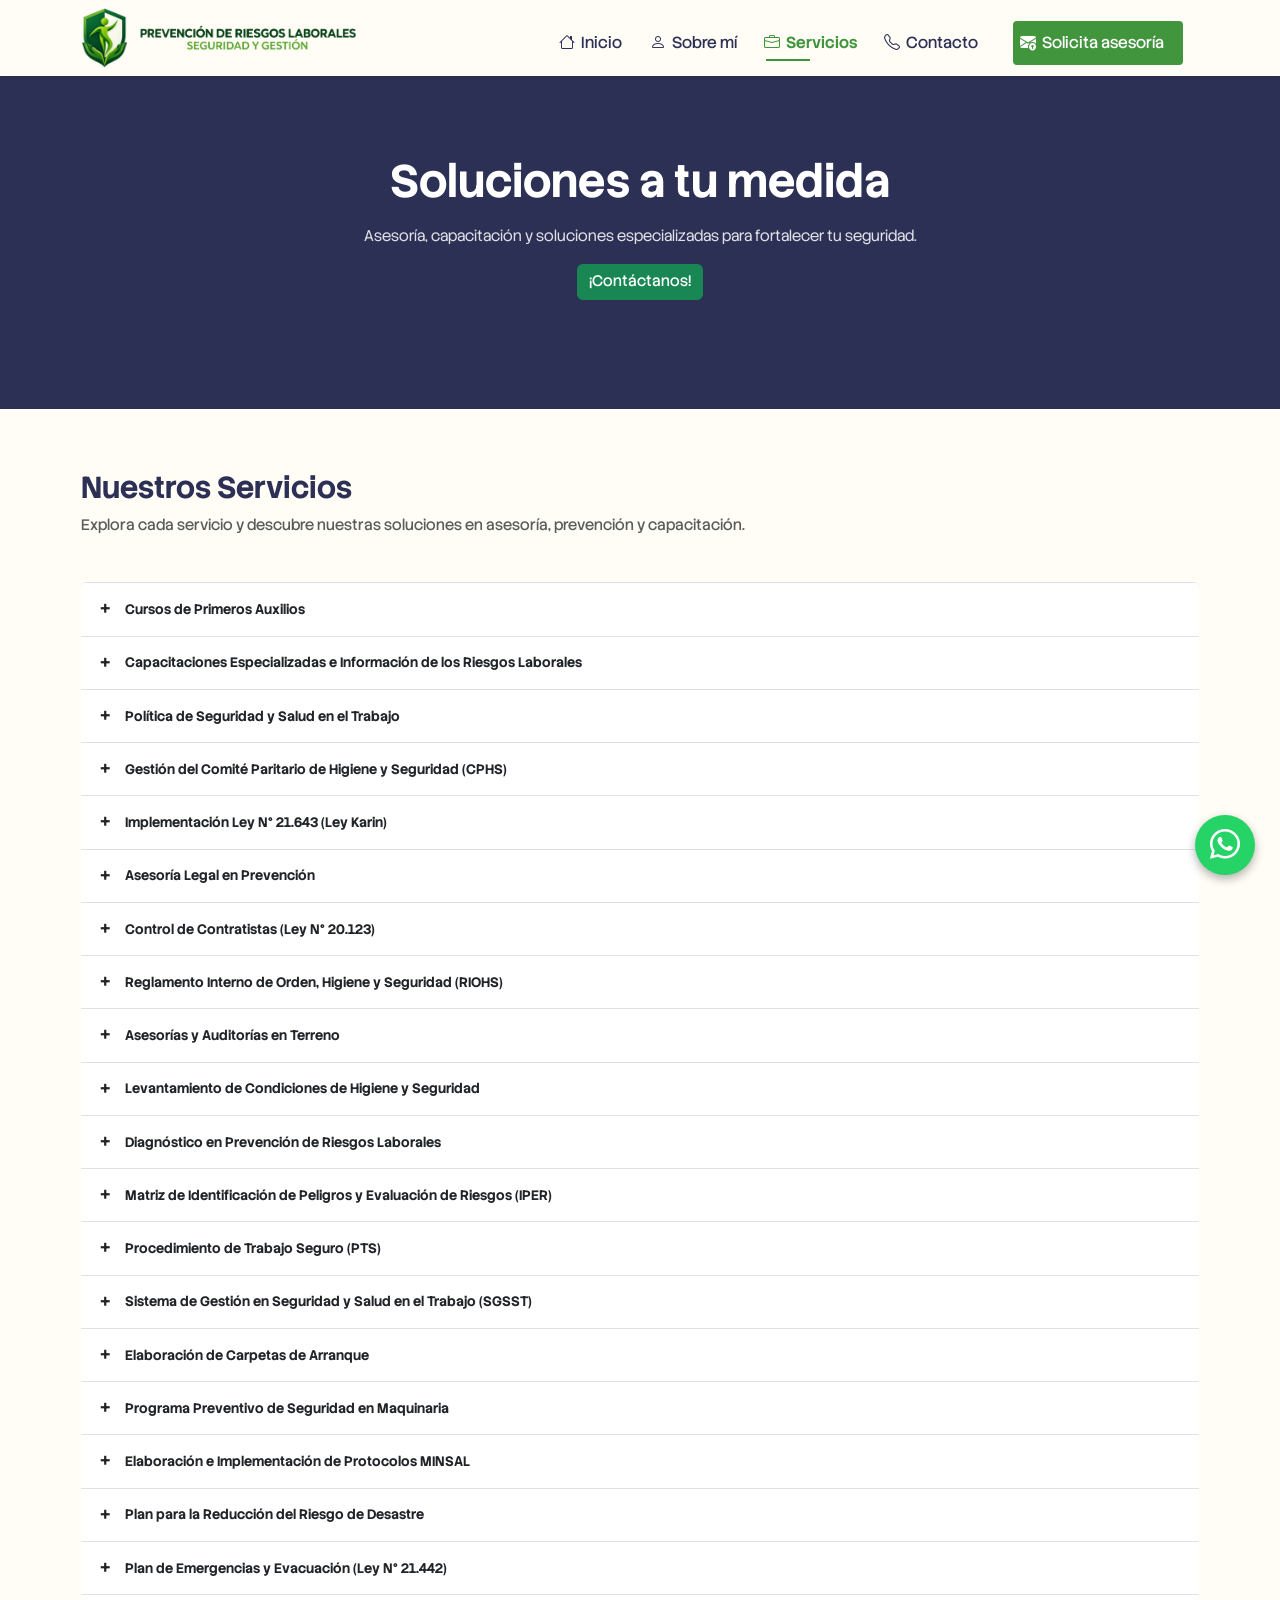
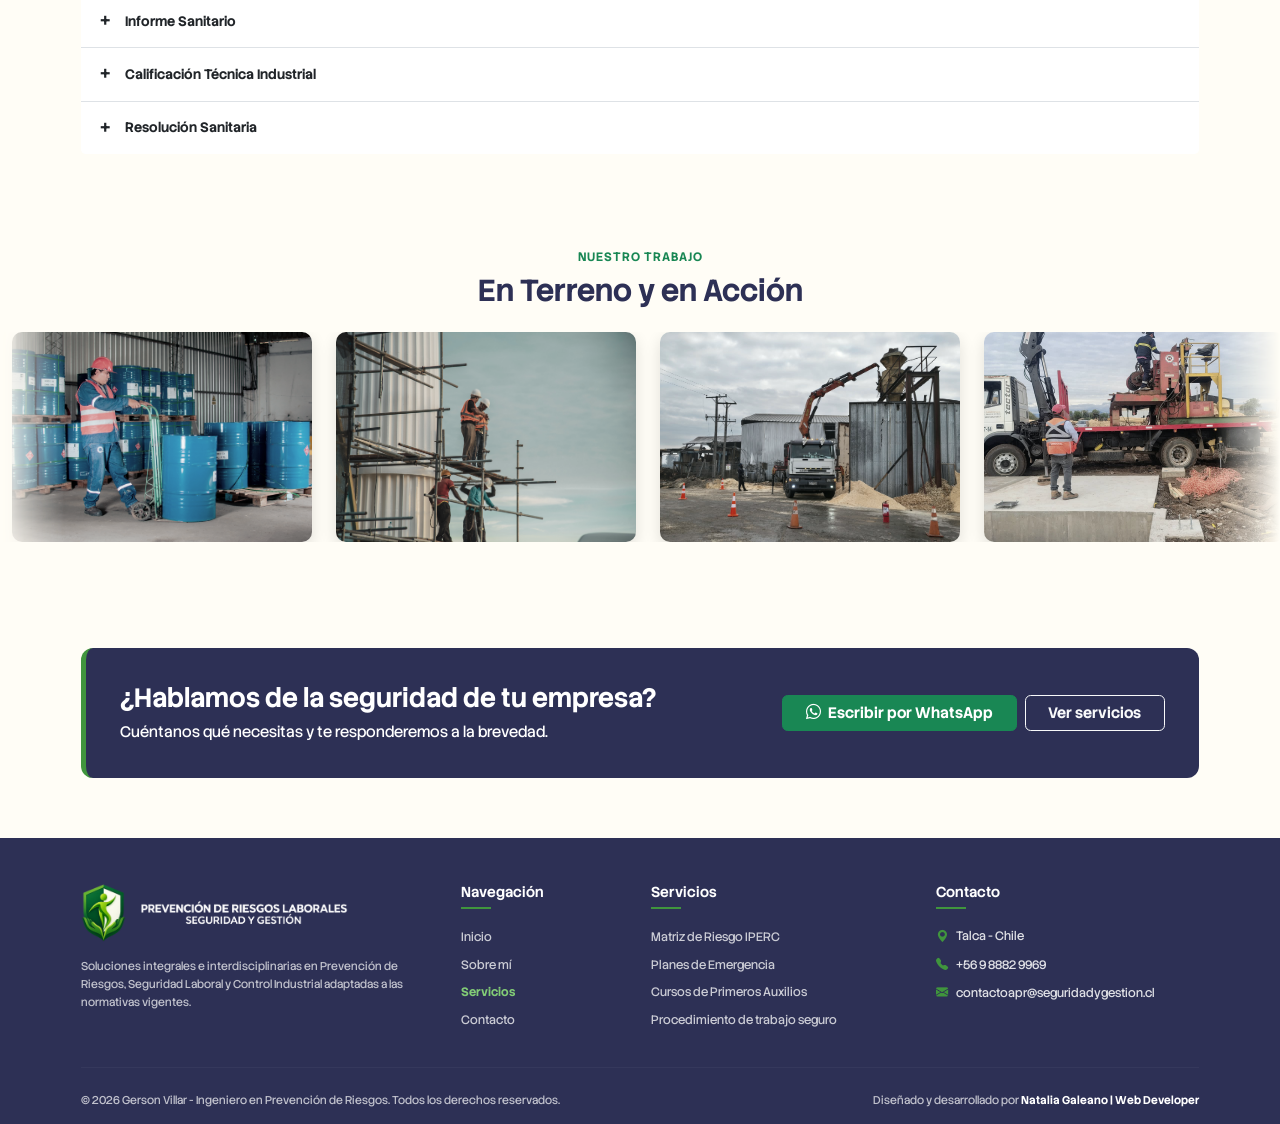
<file: servicios.html>
<!doctype html>
<html lang="es">
  <!--
  ============================================================
  HEAD SEO — servicios.html
  ============================================================
-->
  <head>
    <meta charset="UTF-8" />
    <meta name="viewport" content="width=device-width, initial-scale=1.0" />

    <!-- SEO básico -->
    <title>Servicios de Prevención de Riesgos | Talca, Maule</title>
    <meta
      name="description"
      content="Diagnóstico, capacitación IRL, RIOHS, CPHS y más. Servicios de prevención de riesgos laborales en Talca y la Región del Maule. ¡Cotiza aquí!"
    />
    <meta name="robots" content="index, follow" />
    <meta
      name="author"
      content="Gerson Villar - Ingeniero en Prevención de Riesgos"
    />
    <link rel="canonical" href="https://seguridadygestion.cl/servicios.html" />

    <!-- Open Graph (WhatsApp, LinkedIn, Facebook) -->
    <meta property="og:type" content="website" />
    <meta
      property="og:site_name"
      content="Seguridad y Gestión - Prevención de Riesgos"
    />
    <meta property="og:locale" content="es_CL" />
    <meta
      property="og:url"
      content="https://seguridadygestion.cl/servicios.html"
    />
    <meta
      property="og:title"
      content="Servicios de Prevención de Riesgos | Talca, Maule"
    />
    <meta
      property="og:description"
      content="Diagnóstico, capacitación IRL, RIOHS, CPHS y más. Servicios de prevención de riesgos laborales en Talca y la Región del Maule."
    />
    <meta
      property="og:image"
      content="https://seguridadygestion.cl/img/og-image.jpg"
    />
    <meta property="og:image:width" content="1200" />
    <meta property="og:image:height" content="630" />
    <meta
      property="og:image:alt"
      content="Servicios de prevención de riesgos laborales en la Región del Maule"
    />

    <!-- Twitter Card -->
    <meta name="twitter:card" content="summary_large_image" />
    <meta
      name="twitter:title"
      content="Servicios de Prevención de Riesgos | Talca, Maule"
    />
    <meta
      name="twitter:description"
      content="Diagnóstico, capacitación IRL, RIOHS, CPHS y más servicios de prevención de riesgos."
    />
    <meta
      name="twitter:image"
      content="https://seguridadygestion.cl/img/og-image.jpg"
    />

    <link rel="icon" type="image/x-icon" href="/img/favicon.ico" />

    <!-- 1. Bootstrap -->
    <link
      href="https://cdn.jsdelivr.net/npm/bootstrap@5.3.8/dist/css/bootstrap.min.css"
      rel="stylesheet"
      integrity="sha384-sRIl4kxILFvY47J16cr9ZwB07vP4J8+LH7qKQnuqkuIAvNWLzeN8tE5YBujZqJLB"
      crossorigin="anonymous"
    />
    <!-- Bootstrap íconos -->
    <link
      rel="stylesheet"
      href="https://cdn.jsdelivr.net/npm/bootstrap-icons@1.11.3/font/bootstrap-icons.min.css"
    />

    <!-- 2. Preconexión a Google Fonts -->
    <link rel="preconnect" href="https://fonts.googleapis.com" />
    <link rel="preconnect" href="https://fonts.gstatic.com" crossorigin />

    <!-- 3. Google Fonts -->
    <link
      href="https://fonts.googleapis.com/css2?family=Markazi+Text:wght@400..700&family=Noto+Sans+Symbols:wght@100..900&family=Stack+Sans+Headline:wght@200..700&display=swap"
      rel="stylesheet"
    />
    <!-- AOS CSS -->
    <link href="https://unpkg.com/aos@2.3.1/dist/aos.css" rel="stylesheet" />

    <!-- 4. Estilos personalizados -->
    <link rel="stylesheet" href="css/styles.css" />
  </head>
  <body>
    <header>
      <!--Barra de navegacion-->
      <nav class="navbar navbar-expand-lg bg-prevencion fixed-top shadow-sm">
        <div class="container">
          <!-- Logo principal de la barra -->
          <div class="cont-logo">
            <a class="navbar-brand" href="index.html">
              <img
                class="logo1"
                src="img/logo-no-texto.png"
                alt="Logo Prevención"
              />
              <img
                class="logo2"
                src="img/logo-solo-texto.png"
                alt="Logo Prevención"
              />
            </a>
          </div>

          <!-- Botón Hamburguesa (Solo se muestra en pantallas pequeñas) -->
          <button
            class="navbar-toggler"
            type="button"
            data-bs-toggle="offcanvas"
            data-bs-target="#navbarNav"
            aria-controls="navbarNav"
            aria-label="Toggle navigation"
          >
            <span class="navbar-toggler-icon"></span>
          </button>

          <!-- Menú Lateral Deslizable / Barra Horizontal -->
          <div
            class="offcanvas-lg offcanvas-start navbarNavClass"
            tabindex="-1"
            id="navbarNav"
            aria-labelledby="navbarNavLabel"
          >
            <!-- Cabecera del Offcanvas (Solo Móvil) -->
            <div class="offcanvas-header border-bottom d-lg-none">
              <article class="cont-logo">
                <a class="navbar-brand" href="index.html">
                  <img
                    class="logo1"
                    src="img/logo-no-texto.png"
                    alt="Logo Prevención"
                  />
                </a>
              </article>

              <!-- BOTÓN DE CIERRE CON EL TARGET AGREGADO -->
              <button
                type="button"
                class="btn-close"
                data-bs-dismiss="offcanvas"
                data-bs-target="#navbarNav"
                aria-label="Close"
              ></button>
            </div>

            <!-- Cuerpo del Menú -->
            <div
              class="offcanvas-body d-flex flex-column flex-lg-row align-items-lg-center ms-lg-auto"
            >
              <!-- Lista de enlaces -->
              <ul class="navbar-nav align-items-lg-center">
                <li class="nav-item">
                  <a class="nav-link menu-lat-link" href="index.html">
                    <i class="bi bi-house me-2"></i>Inicio
                  </a>
                </li>
                <li class="nav-item">
                  <a class="nav-link menu-lat-link" href="sobre-mi.html">
                    <i class="bi bi-person me-2"></i>Sobre mí
                  </a>
                </li>
                <li class="nav-item">
                  <a
                    class="nav-link menu-lat-link active"
                    href="servicios.html"
                  >
                    <i class="bi bi-briefcase me-2"></i>Servicios
                  </a>
                </li>
                <li class="nav-item">
                  <a class="nav-link menu-lat-link" href="pag-contacto.html">
                    <i class="bi bi-telephone me-2"></i>Contacto
                  </a>
                </li>

                <!-- BOTÓN VERDE ESCRITORIO (Utiliza tu clase .soli-info original / Oculto en celular) -->
                <li class="nav-item soli-info d-none d-lg-block">
                  <a class="nav-link" href="index.html#contacto"
                    ><i class="bi bi-envelope-arrow-up-fill me-1"></i> Solicita
                    asesoría</a
                  >
                </li>
              </ul>

              <!-- SECCIÓN MÓVIL (Eslogan, Región y Botón ancho - Ocultos en escritorio con d-lg-none) -->
              <div
                class="menu-lateral-footer mt-auto pt-3 border-top d-lg-none"
              >
                <div class="info-texto mb-3">
                  <p class="mb-2 text-secondary small fw-medium">
                    PREVENCIÓN QUE PROTEGE,<br />GESTIÓN QUE TRANSFORMA.
                  </p>
                  <p class="mb-0 text-secondary small fw-medium">
                    <i class="bi bi-geo-alt me-2 text-success fs-6"></i>Región
                    del Maule
                  </p>
                </div>

                <a
                  href="index.html#contacto"
                  class="btn btn-prevencion w-100 d-flex justify-content-between align-items-center py-2 px-3 fw-bold rounded-3"
                >
                  <span
                    ><i class="bi bi-envelope-arrow-up-fill me-1"></i> Solicita
                    asesoría</span
                  >
                  <i class="bi bi-arrow-right fs-5"></i>
                </a>
              </div>
            </div>
          </div>
        </div>
      </nav>

      <!--Portada-->
      <section
        id="hero-servicios"
        class="py-5"
        data-aos="fade-down"
        data-aos-duration="1000"
      >
        <div class="container text-center">
          <h1 class="display-4 fw-bold">Soluciones a tu medida</h1>
          <p class="lead">
            Asesoría, capacitación y soluciones especializadas para fortalecer
            tu seguridad.
          </p>
          <a href="pag-contacto.html#info-contacto" class="btn btn-success mt-3"
            >¡Contáctanos!</a
          >
        </div>
      </section>
    </header>
    <main>
      <section id="servicios-completo" class="py-5">
        <div class="container">
          <div class="text-start mb-5 mt-3" data-aos="fade-right">
            <h2 class="fw-bold" style="color: var(--text-blue)">
              Nuestros Servicios
            </h2>
            <p class="text-muted">
              Explora cada servicio y descubre nuestras soluciones en asesoría,
              prevención y capacitación.
            </p>
          </div>

          <!-- Acordeón -->
          <div class="accordion" id="accordionServicios">
            <!-- Contenedor de acordion de servicios vacio, que agregaremos por js -->
          </div>
        </div>
      </section>
      <!--3. Galería - Scroll infinito -->
      <section id="galeria-servicios" class="py-5 overflow-hidden">
        <div class="container text-center mb-4" data-aos="fade-up">
          <span
            class="text-uppercase fw-bold text-success"
            style="font-size: 0.8rem; letter-spacing: 1px"
            >Nuestro trabajo</span
          >
          <h2
            class="fw-bold"
            style="color: var(--text-blue); font-size: 2rem; margin-top: 5px"
          >
            En Terreno y en Acción
          </h2>
        </div>

        <div class="marquee-wrapper">
          <div class="marquee-track">
            <!-- Grupo 1 -->
            <div class="marquee-item">
              <img
                src="img/galeria-infinita/galeria-01.jpg"
                alt="Trabajador con equipo de proteccion transportando barriles"
              />
            </div>
            <div class="marquee-item">
              <img
                src="img/galeria-infinita/galeria-02.jpg"
                alt="Trabajadores con equipo de protección personal (EPP) en trabajo de altura"
              />
            </div>
            <div class="marquee-item">
              <img
                src="img/galeria-infinita/galeria-03.jpeg"
                alt="Trabajo con maquinaria pesada en terreno, Región del Maule"
              />
            </div>
            <div class="marquee-item">
              <img
                src="img/galeria-infinita/galeria-04.jpeg"
                alt="Trabajadores y maquinaria industrial en faena"
              />
            </div>
            <div class="marquee-item">
              <img
                src="img/galeria-infinita/galeria-05.jpeg"
                alt="Vista general de faena en la Región del Maule"
              />
            </div>
            <div class="marquee-item">
              <img
                src="img/galeria-infinita/galeria-06.jpeg"
                alt="Excavadora trabajando en faena de construcción"
              />
            </div>
            <div class="marquee-item">
              <img
                src="img/galeria-infinita/galeria-07.jpg"
                alt="Trabajador operando maquinaria en terreno"
              />
            </div>

            <!-- Grupo 2 (duplicado, para el loop continuo) -->
            <div class="marquee-item" aria-hidden="true">
              <img src="img/galeria-infinita/galeria-01.jpg" alt="" />
            </div>
            <div class="marquee-item" aria-hidden="true">
              <img src="img/galeria-infinita/galeria-02.jpg" alt="" />
            </div>
            <div class="marquee-item" aria-hidden="true">
              <img src="img/galeria-infinita/galeria-03.jpeg" alt="" />
            </div>
            <div class="marquee-item" aria-hidden="true">
              <img src="img/galeria-infinita/galeria-04.jpeg" alt="" />
            </div>
            <div class="marquee-item" aria-hidden="true">
              <img src="img/galeria-infinita/galeria-05.jpeg" alt="" />
            </div>
            <div class="marquee-item" aria-hidden="true">
              <img src="img/galeria-infinita/galeria-06.jpeg" alt="" />
            </div>
            <div class="marquee-item" aria-hidden="true">
              <img src="img/galeria-infinita/galeria-07.jpg" alt="" />
            </div>
          </div>
        </div>
      </section>
      <!-- 4. LLAMADO A LA ACCIÓN -->
      <section class="py-5">
        <div class="container py-3">
          <div class="sobre-cta" data-aos="zoom-in">
            <div class="row align-items-center g-4">
              <div class="col-lg-7">
                <h3 class="fw-bold mb-2">
                  ¿Hablamos de la seguridad de tu empresa?
                </h3>
                <p class="mb-0 opacity-85">
                  Cuéntanos qué necesitas y te responderemos a la brevedad.
                </p>
              </div>
              <div
                class="col-lg-5 d-flex flex-column flex-sm-row gap-2 justify-content-lg-end"
              >
                <a
                  href="https://wa.me/56988829969?text=Hola,%20necesito%20más%20información%20sobre%20sus%20servicios"
                  target="_blank"
                  class="btn btn-success fw-bold px-4"
                >
                  <i class="bi bi-whatsapp me-2"></i>Escribir por WhatsApp
                </a>
                <a
                  href="servicios.html"
                  class="btn btn-outline-light fw-bold px-4"
                >
                  Ver servicios
                </a>
              </div>
            </div>
          </div>
        </div>
      </section>
    </main>
    <!-- FOOTER -->
    <footer class="footer-prevencion text-white pt-5 pb-3">
      <div class="container">
        <div class="row g-4">
          <!-- Columna 1: Branding y descripción -->
          <div class="col-lg-4 col-md-6">
            <div>
              <img
                src="img/logo-no-texto.png"
                alt="Logo Prevención de Riesgos"
                class="footer-logo mb-3"
              />
              <img
                src="img/logo-solo-texto.png"
                alt="Logo Prevención de Riesgos"
                class="footer-logo-2 mb-3"
              />
            </div>
            <p class="small text-muted-custom">
              Soluciones integrales e interdisciplinarias en Prevención de
              Riesgos, Seguridad Laboral y Control Industrial adaptadas a las
              normativas vigentes.
            </p>
          </div>

          <!-- Columna 2: Enlaces rápidos -->
          <div class="col-lg-2 col-md-6">
            <h5 class="footer-title">Navegación</h5>
            <ul class="list-unstyled footer-links">
              <li><a href="index.html">Inicio</a></li>
              <li><a href="sobre-mi.html">Sobre mí</a></li>
              <li><a class="activo" href="servicios.html">Servicios</a></li>
              <li><a href="pag-contacto.html">Contacto</a></li>
            </ul>
          </div>

          <!-- Columna 3: Servicios destacados -->
          <div class="col-lg-3 col-md-6">
            <h5 class="footer-title">Servicios</h5>
            <ul class="list-unstyled footer-links">
              <li>
                <a href="servicios.html#matriz-iper">Matriz de Riesgo IPERC</a>
              </li>
              <li>
                <a href="servicios.html#plan-emergencias-evacuacion"
                  >Planes de Emergencia</a
                >
              </li>
              <li>
                <a href="servicios.html#cursos-primeros-auxilios"
                  >Cursos de Primeros Auxilios</a
                >
              </li>
              <li>
                <a href="servicios.html#procedimiento-trabajo-seguro"
                  >Procedimiento de trabajo seguro</a
                >
              </li>
            </ul>
          </div>

          <!-- Columna 4: Contacto -->
          <div class="col-lg-3 col-md-6">
            <h5 class="footer-title">Contacto</h5>
            <ul class="list-unstyled footer-contact small">
              <li>
                <i class="bi bi-geo-alt-fill me-2 color-verde"></i> Talca -
                Chile
              </li>
              <li>
                <i class="bi bi-telephone-fill me-2 color-verde"></i> +56 9 8882
                9969
              </li>
              <li>
                <i class="bi bi-envelope-fill me-2 color-verde"></i>
                contactoapr@seguridadygestion.cl
              </li>
            </ul>
          </div>
        </div>

        <hr class="footer-divider my-4" />

        <!-- Sub-footer: Derechos reservados -->
        <div class="row align-items-center">
          <div class="col-md-6 text-center text-md-start mb-2 mb-md-0">
            <p class="small mb-0 text-muted-custom">
              &copy; 2026 Gerson Villar - Ingeniero en Prevención de Riesgos.
              Todos los derechos reservados.
            </p>
          </div>
          <div class="col-md-6 text-center text-md-end">
            <p class="small mb-0 text-muted-custom">
              Diseñado y desarrollado por
              <span class="text-white fw-bold"
                >Natalia Galeano | Web Developer</span
              >
            </p>
          </div>
        </div>
      </div>
    </footer>
    <script
      src="https://cdn.jsdelivr.net/npm/bootstrap@5.3.8/dist/js/bootstrap.bundle.min.js"
      integrity="sha384-FKyoEForCGlyvwx9Hj09JcYn3nv7wiPVlz7YYwJrWVcXK/BmnVDxM+D2scQbITxI"
      crossorigin="anonymous"
    ></script>

    <!-- BOTON FLOTANTE DE WHATSAPP -->
    <!-- Contenedor flotante de WhatsApp -->
    <div
      class="whatsapp-widget"
      data-aos="fade-up-left"
      data-aos-duration="800"
      data-aos-delay="600"
      data-aos-anchor="body"
    >
      <!-- Tarjeta emergente (inicialmente oculta) -->
      <div id="whatsappBox" class="whatsapp-box shadow">
        <div
          class="whatsapp-header text-white p-3 d-flex justify-content-between align-items-center"
        >
          <div class="d-flex align-items-center">
            <i class="bi bi-whatsapp fs-4 me-2"></i>
            <div>
              <h6 class="mb-0 fw-bold">Atención al Cliente</h6>
              <small class="text-light opacity-75">En línea</small>
            </div>
          </div>
          <button
            id="cerrarChat"
            class="btn-close btn-close-white"
            aria-label="Cerrar"
          ></button>
        </div>

        <div class="whatsapp-body p-3 bg-light">
          <div class="whatsapp-message p-3 rounded shadow-sm bg-white mb-3">
            <p class="mb-0 text-dark small">
              ¡Hola! 👋 ¿En qué podemos ayudarte hoy?
            </p>
          </div>
        </div>

        <div class="whatsapp-footer p-2 bg-white border-top text-center">
          <!-- Aquí pones tu número de teléfono real y el mensaje por defecto -->
          <a
            href="https://wa.me/56988829969?text=Hola,%20necesito%20más%20información%20sobre%20sus%20servicios"
            target="_blank"
            class="btn btn-success w-100 fw-bold py-2"
          >
            <i class="bi bi-whatsapp me-2"></i> Iniciar Chat
          </a>
        </div>
      </div>

      <!-- Botón flotante circular principal -->
      <button
        id="btnWhatsAppToggle"
        class="whatsapp-toggle-btn"
        aria-label="Abrir chat de WhatsApp"
      >
        <i class="bi bi-whatsapp"></i>
      </button>
    </div>
    <!-- AOS JS -->
    <script src="https://unpkg.com/aos@2.3.1/dist/aos.js"></script>

    <script src="js/script.js"></script>

    <!--Precarga el video de inicio de forma silenciosa mientras está en
    Servicios-->
    <script>
      window.addEventListener("DOMContentLoaded", () => {
        const videoPreload = document.createElement("link");
        videoPreload.rel = "prefetch";
        videoPreload.href = "img/video-hero.mp4";
        videoPreload.as = "video";
        document.head.appendChild(videoPreload);
      });
    </script>
  </body>
</html>
</file>
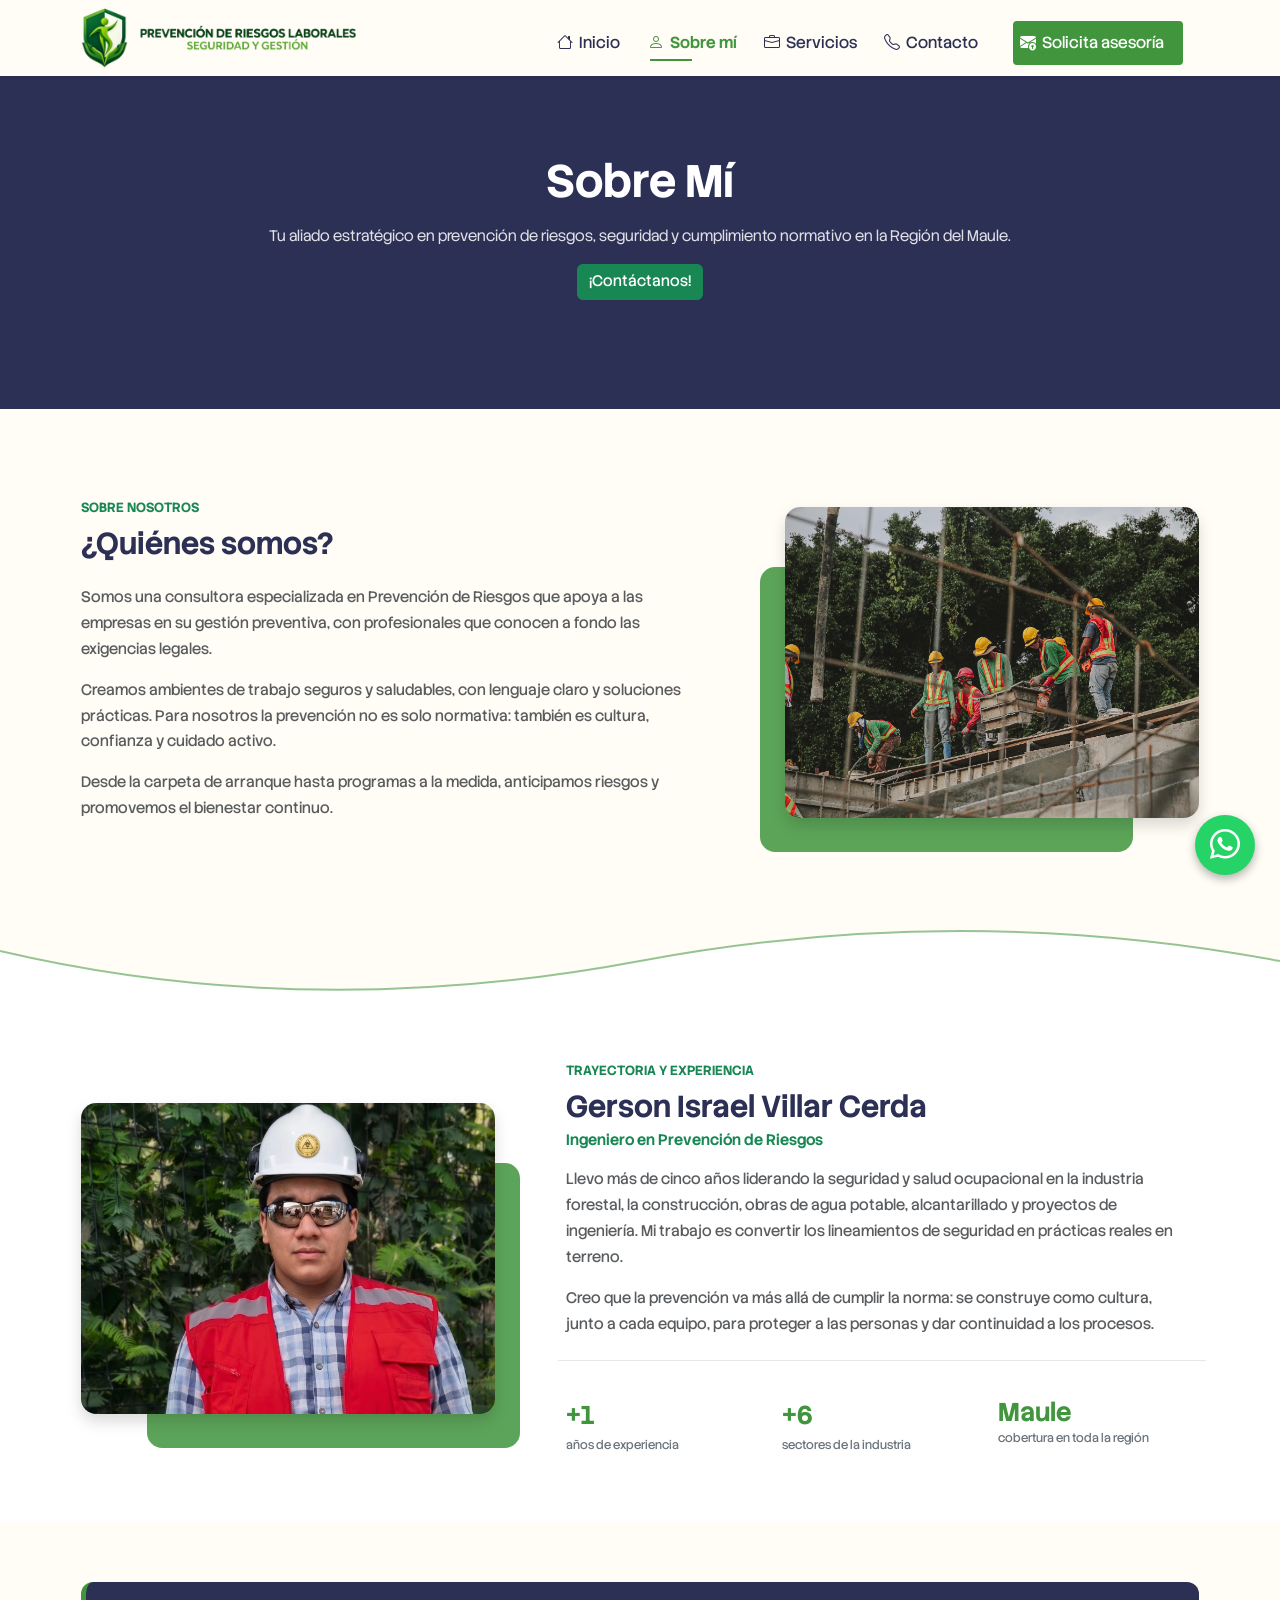
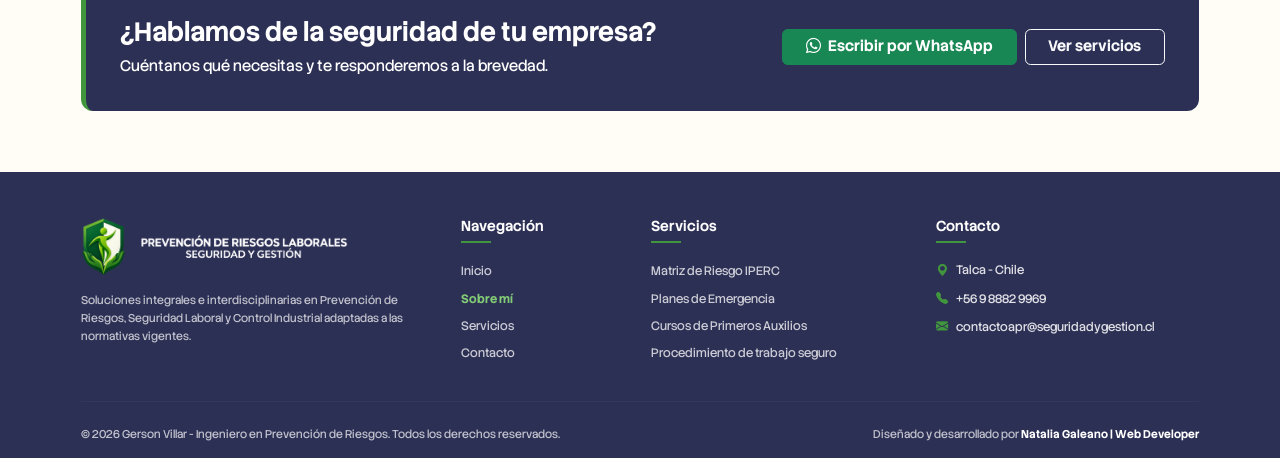
<file: sobre-mi.html>
<!doctype html>
<html lang="es">
  <!--
  ============================================================
  HEAD SEO — sobre-mi.html
  ============================================================
-->
  <head>
    <meta charset="UTF-8" />
    <meta name="viewport" content="width=device-width, initial-scale=1.0" />

    <!-- SEO básico -->
    <title>Sobre Mí | Prevención de Riesgos - Talca, Maule</title>
    <meta
      name="description"
      content="Conoce a Gerson Villar, Ingeniero en Prevención de Riesgos con más de 5 años de experiencia en la Región del Maule. ¡Contáctanos hoy!"
    />
    <meta name="robots" content="index, follow" />
    <meta
      name="author"
      content="Gerson Villar - Ingeniero en Prevención de Riesgos"
    />
    <link rel="canonical" href="https://seguridadygestion.cl/sobre-mi.html" />

    <!-- Open Graph (WhatsApp, LinkedIn, Facebook) -->
    <meta property="og:type" content="profile" />
    <meta
      property="og:site_name"
      content="Seguridad y Gestión - Prevención de Riesgos"
    />
    <meta property="og:locale" content="es_CL" />
    <meta
      property="og:url"
      content="https://seguridadygestion.cl/sobre-mi.html"
    />
    <meta
      property="og:title"
      content="Sobre Mí | Prevención de Riesgos - Talca, Maule"
    />
    <meta
      property="og:description"
      content="Conoce a Gerson Villar, Ingeniero en Prevención de Riesgos con más de 5 años de experiencia en la Región del Maule."
    />
    <meta
      property="og:image"
      content="https://seguridadygestion.cl/img/og-image.jpg"
    />
    <meta property="og:image:width" content="1200" />
    <meta property="og:image:height" content="630" />
    <meta
      property="og:image:alt"
      content="Gerson Villar, Ingeniero en Prevención de Riesgos en Talca"
    />

    <!-- Twitter Card -->
    <meta name="twitter:card" content="summary_large_image" />
    <meta
      name="twitter:title"
      content="Sobre Mí | Prevención de Riesgos - Talca, Maule"
    />
    <meta
      name="twitter:description"
      content="Trayectoria y experiencia en prevención de riesgos laborales en la Región del Maule."
    />
    <meta
      name="twitter:image"
      content="https://seguridadygestion.cl/img/og-image.jpg"
    />

    <link rel="icon" type="image/x-icon" href="/img/favicon.ico" />

    <!-- 1. Bootstrap -->
    <link
      href="https://cdn.jsdelivr.net/npm/bootstrap@5.3.8/dist/css/bootstrap.min.css"
      rel="stylesheet"
      integrity="sha384-sRIl4kxILFvY47J16cr9ZwB07vP4J8+LH7qKQnuqkuIAvNWLzeN8tE5YBujZqJLB"
      crossorigin="anonymous"
    />
    <!-- Bootstrap íconos -->
    <link
      rel="stylesheet"
      href="https://cdn.jsdelivr.net/npm/bootstrap-icons@1.11.3/font/bootstrap-icons.min.css"
    />

    <!-- 2. Preconexión a Google Fonts -->
    <link rel="preconnect" href="https://fonts.googleapis.com" />
    <link rel="preconnect" href="https://fonts.gstatic.com" crossorigin />

    <!-- 3. Google Fonts -->
    <link
      href="https://fonts.googleapis.com/css2?family=Markazi+Text:wght@400..700&family=Noto+Sans+Symbols:wght@100..900&family=Stack+Sans+Headline:wght@200..700&display=swap"
      rel="stylesheet"
    />
    <!-- AOS CSS -->
    <link href="https://unpkg.com/aos@2.3.1/dist/aos.css" rel="stylesheet" />

    <!-- 5. Estilos personalizados -->
    <link rel="stylesheet" href="css/styles.css" />
  </head>
  <body>
    <header>
      <!--Barra de navegacion-->
      <!--Barra de navegacion - Sobre Mí-->
      <nav
        class="navbar navbar-expand-lg navbar-light bg-prevencion fixed-top shadow-sm"
      >
        <div class="container">
          <!-- Logo principal de la barra -->
          <div class="cont-logo">
            <a class="navbar-brand" href="index.html">
              <img
                class="logo1"
                src="img/logo-no-texto.png"
                alt="Logo Prevención"
              />
              <img
                class="logo2"
                src="img/logo-solo-texto.png"
                alt="Logo Prevención"
              />
            </a>
          </div>

          <!-- Botón Hamburguesa -->
          <button
            class="navbar-toggler"
            type="button"
            data-bs-toggle="offcanvas"
            data-bs-target="#navbarNav"
            aria-controls="navbarNav"
            aria-label="Toggle navigation"
          >
            <span class="navbar-toggler-icon"></span>
          </button>

          <!-- Menú Lateral Deslizable / Barra Horizontal -->
          <div
            class="offcanvas-lg offcanvas-start navbarNavClass"
            tabindex="-1"
            id="navbarNav"
            aria-labelledby="navbarNavLabel"
          >
            <!-- Cabecera del Offcanvas (Solo Móvil) -->
            <div class="offcanvas-header border-bottom d-lg-none">
              <!-- Corregido a div -->
              <div class="cont-logo">
                <a class="navbar-brand" href="index.html">
                  <img
                    class="logo1"
                    src="img/logo-no-texto.png"
                    alt="Logo Prevención"
                  />
                </a>
              </div>

              <button
                type="button"
                class="btn-close"
                data-bs-dismiss="offcanvas"
                data-bs-target="#navbarNav"
                aria-label="Close"
              ></button>
            </div>

            <!-- Cuerpo del Menú -->
            <div
              class="offcanvas-body d-flex flex-column flex-lg-row align-items-lg-center ms-lg-auto"
            >
              <!-- Lista de enlaces -->
              <ul class="navbar-nav align-items-lg-center">
                <li class="nav-item">
                  <a class="nav-link menu-lat-link" href="index.html">
                    <i class="bi bi-house me-2"></i>Inicio
                  </a>
                </li>
                <li class="nav-item">
                  <a class="nav-link menu-lat-link active" href="sobre-mi.html">
                    <i class="bi bi-person me-2"></i>Sobre mí
                  </a>
                </li>
                <li class="nav-item">
                  <a class="nav-link menu-lat-link" href="servicios.html">
                    <i class="bi bi-briefcase me-2"></i>Servicios
                  </a>
                </li>
                <li class="nav-item">
                  <a class="nav-link menu-lat-link" href="pag-contacto.html">
                    <i class="bi bi-telephone me-2"></i>Contacto
                  </a>
                </li>

                <!-- BOTÓN VERDE ESCRITORIO -->
                <li class="nav-item soli-info d-none d-lg-block">
                  <a class="nav-link" href="index.html#contacto">
                    <i class="bi bi-envelope-arrow-up-fill me-1"></i> Solicita
                    asesoría
                  </a>
                </li>
              </ul>

              <!-- SECCIÓN MÓVIL -->
              <div
                class="menu-lateral-footer mt-auto pt-3 border-top d-lg-none"
              >
                <div class="info-texto mb-3">
                  <p class="mb-2 text-secondary small fw-medium">
                    PREVENCIÓN QUE PROTEGE,<br />GESTIÓN QUE TRANSFORMA.
                  </p>
                  <p class="mb-0 text-secondary small fw-medium">
                    <i class="bi bi-geo-alt me-2 text-success fs-6"></i>Región
                    del Maule
                  </p>
                </div>

                <a
                  href="index.html#contacto"
                  class="btn btn-prevencion w-100 d-flex justify-content-between align-items-center py-2 px-3 fw-bold rounded-3 text-decoration-none text-white"
                >
                  <span
                    ><i class="bi bi-envelope-arrow-up-fill me-1"></i> Solicita
                    asesoría</span
                  >
                  <i class="bi bi-arrow-right fs-5"></i>
                </a>
              </div>
            </div>
          </div>
        </div>
      </nav>

      <!-- HERO DE LA SECCIÓN SOBRE MÍ -->
      <section
        id="hero-sobre-mi"
        class="py-5"
        data-aos="fade-down"
        data-aos-duration="1000"
      >
        <div class="container text-center">
          <!-- Usamos display-4 y fw-bold igual que en servicios -->
          <h1 class="display-4 fw-bold">Sobre Mí</h1>

          <!-- Usamos la clase lead para que el párrafo tenga el mismo grosor y tamaño -->
          <p class="lead">
            Tu aliado estratégico en prevención de riesgos, seguridad y
            cumplimiento normativo en la Región del Maule.
          </p>

          <a href="pag-contacto.html#info-contacto" class="btn btn-success mt-3"
            >¡Contáctanos!</a
          >
        </div>
      </section>
    </header>
    <main>
      <!-- 1. QUIÉNES SOMOS (la consultora) -->
      <section class="py-5" id="quienes-somos">
        <div class="container py-4">
          <div class="row align-items-center g-5">
            <div class="col-lg-7" data-aos="fade-right">
              <span
                class="text-uppercase fw-bold text-success small tracking-wide d-block mb-2"
                >Sobre nosotros</span
              >
              <h2 class="fw-bold mb-4" style="color: var(--text-blue)">
                ¿Quiénes somos?
              </h2>
              <p class="texto-corto text-muted">
                Somos una consultora especializada en Prevención de Riesgos que
                apoya a las empresas en su gestión preventiva, con profesionales
                que conocen a fondo las exigencias legales.
              </p>
              <p class="texto-corto text-muted">
                Creamos ambientes de trabajo seguros y saludables, con lenguaje
                claro y soluciones prácticas. Para nosotros la prevención no es
                solo normativa: también es cultura, confianza y cuidado activo.
              </p>
              <p class="texto-corto text-muted mb-0">
                Desde la carpeta de arranque hasta programas a la medida,
                anticipamos riesgos y promovemos el bienestar continuo.
              </p>
            </div>

            <div class="col-lg-5" data-aos="fade-left">
              <div class="hero-img-wrapper invertido">
                <div class="hero-square-bg"></div>
                <img
                  src="img/quienes-somos.jpg"
                  alt="Equipo en terreno realizando labores de prevención de riesgos"
                  class="img-fluid rounded-4 shadow position-relative z-2 quienes-img"
                />
              </div>
            </div>
          </div>
        </div>
      </section>
      <!-- DIVISOR CURVO entre "Quiénes somos" y el perfil -->
      <div class="divisor-curvo" aria-hidden="true">
        <svg viewBox="0 0 1440 80" preserveAspectRatio="none">
          <path
            class="divisor-relleno"
            d="M0,40 C240,90 480,90 720,50 C960,10 1200,10 1440,50 L1440,80 L0,80 Z"
          />
          <path
            class="divisor-linea"
            d="M0,40 C240,90 480,90 720,50 C960,10 1200,10 1440,50"
          />
        </svg>
      </div>
      <!-- 2. GERSON VILLAR (perfil profesional) -->
      <section class="py-5 bg-white" id="perfil">
        <div class="container py-4">
          <div class="row align-items-center g-5">
            <div class="col-lg-5 text-center">
              <div class="hero-img-wrapper" data-aos="fade-right">
                <div class="hero-square-bg"></div>
                <img
                  src="img/perfil-gerson.jpg"
                  alt="Gerson Villar, Ingeniero en Prevención de Riesgos"
                  class="img-fluid rounded-4 shadow position-relative z-2 quienes-img"
                  loading="lazy"
                  decoding="async"
                />
              </div>
            </div>

            <div class="col-lg-7" data-aos="fade-left">
              <span
                class="text-uppercase fw-bold text-success small tracking-wide"
                >Trayectoria y experiencia</span
              >
              <h2 class="fw-bold mt-2 mb-1" style="color: var(--text-blue)">
                Gerson Israel Villar Cerda
              </h2>
              <p class="fw-semibold text-success mb-3">
                Ingeniero en Prevención de Riesgos
              </p>

              <p class="texto-corto text-muted">
                Llevo más de cinco años liderando la seguridad y salud
                ocupacional en la industria forestal, la construcción, obras de
                agua potable, alcantarillado y proyectos de ingeniería. Mi
                trabajo es convertir los lineamientos de seguridad en prácticas
                reales en terreno.
              </p>
              <p class="texto-corto text-muted">
                Creo que la prevención va más allá de cumplir la norma: se
                construye como cultura, junto a cada equipo, para proteger a las
                personas y dar continuidad a los procesos.
              </p>

              <!-- Datos clave -->
              <div class="row g-3 text-center text-sm-start sobre-stats">
                <div class="col-4 sobre-stat">
                  <strong
                    >+<span class="contador" data-hasta="5">0</span></strong
                  >
                  <span>años de experiencia</span>
                </div>
                <div class="col-4 sobre-stat">
                  <strong
                    >+<span class="contador" data-hasta="20">0</span></strong
                  >
                  <span>sectores de la industria</span>
                </div>
                <div class="col-4 sobre-stat">
                  <strong>Maule</strong>
                  <span>cobertura en toda la región</span>
                </div>
              </div>
            </div>
          </div>
        </div>
      </section>

      <!-- 3. LLAMADO A LA ACCIÓN -->
      <section class="py-5">
        <div class="container py-3">
          <div class="sobre-cta" data-aos="zoom-in">
            <div class="row align-items-center g-4">
              <div class="col-lg-7">
                <h3 class="fw-bold mb-2">
                  ¿Hablamos de la seguridad de tu empresa?
                </h3>
                <p class="mb-0 opacity-85">
                  Cuéntanos qué necesitas y te responderemos a la brevedad.
                </p>
              </div>
              <div
                class="col-lg-5 d-flex flex-column flex-sm-row gap-2 justify-content-lg-end"
              >
                <a
                  href="https://wa.me/56988829969?text=Hola,%20necesito%20más%20información%20sobre%20sus%20servicios"
                  target="_blank"
                  class="btn btn-success fw-bold px-4"
                >
                  <i class="bi bi-whatsapp me-2"></i>Escribir por WhatsApp
                </a>
                <a
                  href="servicios.html"
                  class="btn btn-outline-light fw-bold px-4"
                >
                  Ver servicios
                </a>
              </div>
            </div>
          </div>
        </div>
      </section>
    </main>
    <!-- FOOTER -->
    <footer class="footer-prevencion text-white pt-5 pb-3">
      <div class="container">
        <div class="row g-4">
          <!-- Columna 1: Branding y descripción -->
          <div class="col-lg-4 col-md-6">
            <div>
              <img
                src="img/logo-no-texto.png"
                alt="Logo Prevención de Riesgos"
                class="footer-logo mb-3"
              />
              <img
                src="img/logo-solo-texto.png"
                alt="Logo Prevención de Riesgos"
                class="footer-logo-2 mb-3"
              />
            </div>
            <p class="small text-muted-custom">
              Soluciones integrales e interdisciplinarias en Prevención de
              Riesgos, Seguridad Laboral y Control Industrial adaptadas a las
              normativas vigentes.
            </p>
          </div>

          <!-- Columna 2: Enlaces rápidos -->
          <div class="col-lg-2 col-md-6">
            <h5 class="footer-title">Navegación</h5>
            <ul class="list-unstyled footer-links">
              <li><a href="index.html">Inicio</a></li>
              <li><a class="activo" href="sobre-mi.html">Sobre mí</a></li>
              <li><a href="servicios.html">Servicios</a></li>
              <li><a href="pag-contacto.html">Contacto</a></li>
            </ul>
          </div>

          <!-- Columna 3: Servicios destacados -->
          <div class="col-lg-3 col-md-6">
            <h5 class="footer-title">Servicios</h5>
            <ul class="list-unstyled footer-links">
              <li>
                <a href="servicios.html#matriz-iper">Matriz de Riesgo IPERC</a>
              </li>
              <li>
                <a href="servicios.html#plan-emergencias-evacuacion"
                  >Planes de Emergencia</a
                >
              </li>
              <li>
                <a href="servicios.html#cursos-primeros-auxilios"
                  >Cursos de Primeros Auxilios</a
                >
              </li>
              <li>
                <a href="servicios.html#procedimiento-trabajo-seguro"
                  >Procedimiento de trabajo seguro</a
                >
              </li>
            </ul>
          </div>
          <!-- Columna 4: Contacto -->
          <div class="col-lg-3 col-md-6">
            <h5 class="footer-title">Contacto</h5>
            <ul class="list-unstyled footer-contact small">
              <li>
                <i class="bi bi-geo-alt-fill me-2 color-verde"></i> Talca -
                Chile
              </li>
              <li>
                <i class="bi bi-telephone-fill me-2 color-verde"></i> +56 9 8882
                9969
              </li>
              <li>
                <i class="bi bi-envelope-fill me-2 color-verde"></i>
                contactoapr@seguridadygestion.cl
              </li>
            </ul>
          </div>
        </div>

        <hr class="footer-divider my-4" />

        <!-- Sub-footer: Derechos reservados -->
        <div class="row align-items-center">
          <div class="col-md-6 text-center text-md-start mb-2 mb-md-0">
            <p class="small mb-0 text-muted-custom">
              &copy; 2026 Gerson Villar - Ingeniero en Prevención de Riesgos.
              Todos los derechos reservados.
            </p>
          </div>
          <div class="col-md-6 text-center text-md-end">
            <p class="small mb-0 text-muted-custom">
              Diseñado y desarrollado por
              <span class="text-white fw-bold"
                >Natalia Galeano | Web Developer</span
              >
            </p>
          </div>
        </div>
      </div>
    </footer>

    <script
      src="https://cdn.jsdelivr.net/npm/bootstrap@5.3.8/dist/js/bootstrap.bundle.min.js"
      integrity="sha384-FKyoEForCGlyvwx9Hj09JcYn3nv7wiPVlz7YYwJrWVcXK/BmnVDxM+D2scQbITxI"
      crossorigin="anonymous"
    ></script>

    <!-- BOTON FLOTANTE DE WHATSAPP -->
    <!-- Contenedor flotante de WhatsApp -->
    <div
      class="whatsapp-widget"
      data-aos="fade-up-left"
      data-aos-duration="800"
      data-aos-delay="600"
      data-aos-anchor="body"
    >
      <!-- Tarjeta emergente (inicialmente oculta) -->
      <div id="whatsappBox" class="whatsapp-box shadow">
        <div
          class="whatsapp-header text-white p-3 d-flex justify-content-between align-items-center"
        >
          <div class="d-flex align-items-center">
            <i class="bi bi-whatsapp fs-4 me-2"></i>
            <div>
              <h6 class="mb-0 fw-bold">Atención al Cliente</h6>
              <small class="text-light opacity-75">En línea</small>
            </div>
          </div>
          <button
            id="cerrarChat"
            class="btn-close btn-close-white"
            aria-label="Cerrar"
          ></button>
        </div>

        <div class="whatsapp-body p-3 bg-light">
          <div class="whatsapp-message p-3 rounded shadow-sm bg-white mb-3">
            <p class="mb-0 text-dark small">
              ¡Hola! 👋 ¿En qué podemos ayudarte hoy?
            </p>
          </div>
        </div>

        <div class="whatsapp-footer p-2 bg-white border-top text-center">
          <!-- Aquí pones tu número de teléfono real y el mensaje por defecto -->
          <a
            href="https://wa.me/56988829969?text=Hola,%20necesito%20más%20información%20sobre%20sus%20servicios"
            target="_blank"
            class="btn btn-success w-100 fw-bold py-2"
          >
            <i class="bi bi-whatsapp me-2"></i> Iniciar Chat
          </a>
        </div>
      </div>

      <!-- Botón flotante circular principal -->
      <button
        id="btnWhatsAppToggle"
        class="whatsapp-toggle-btn"
        aria-label="Abrir chat de WhatsApp"
      >
        <i class="bi bi-whatsapp"></i>
      </button>
    </div>
    <!-- AOS JS -->
    <script src="https://unpkg.com/aos@2.3.1/dist/aos.js"></script>

    <script src="js/script.js"></script>
    <!--Precarga el video de inicio de forma silenciosa mientras está en
    Servicios-->
    <script>
      window.addEventListener("DOMContentLoaded", () => {
        const videoPreload = document.createElement("link");
        videoPreload.rel = "prefetch";
        videoPreload.href = "img/video-hero.mp4";
        videoPreload.as = "video";
        document.head.appendChild(videoPreload);
      });
    </script>
  </body>
</html>
</file>
<file: css/styles.css>
/* Variables */
:root {
  --bg-body: #fff;
  --primary-color: #40953d;
  --secondary-color: #82cc76;
  --tertiary-color: #fccd2a;
  --text-blue: #2d3055;
  --bone-white: #fffdf6;
}

/* Clases universales */
body {
  font-family: "Stack Sans Headline", sans-serif;
  background-color: var(--bone-white);
  padding-top: 45px; /* Evita que la NavBar tape el contenido */
  overflow-x: hidden; /* Respaldo: evita que cualquier desborde horizontal mueva el navbar fijo */
}
html {
  font-size: 95%; /* Reduce sutilmente el tamaño base de todo el sitio */
  overflow-x: hidden;
}

.btn-prevencion {
  background-color: var(--primary-color);
  border-color: var(--primary-color);
  color: #fff;
  transition:
    background-color 0.3s ease,
    border-color 0.3s ease,
    color 0.3s ease;
}
.btn-prevencion:hover {
  background-color: #2e6e2c; /* Un verde un poco más oscuro para dar feedback visual */
  border-color: #2e6e2c;
  color: #ffffff;
}

/* BARRA DE NAVEGACIÓN */
nav.bg-prevencion {
  background: var(--bone-white);
  padding: 5px;
}

nav.bg-prevencion ul li a {
  color: var(--text-blue);
  position: relative;
}
nav.bg-prevencion ul li a.active {
  color: var(--primary-color) !important;
  font-weight: 600 !important;
}

nav.bg-prevencion ul li a::after {
  width: 0%;
  height: 2px;
  background: transparent;
  content: "";
  position: absolute;
  bottom: 2px;
  left: 10px;
  transition: 0.4s;
}
nav.bg-prevencion ul li a.active::after {
  background: var(--primary-color);
  width: 40%;
}
nav .navbar-brand img {
  width: 220px;
}
nav.bg-prevencion ul li a:hover {
  color: var(--primary-color);
}
nav.bg-prevencion ul li a:hover::after {
  background: var(--primary-color);
  width: 40%;
}
nav.bg-prevencion ul li.soli-info a {
  display: block;
  padding: 10px 30px;
  color: #fff;
  background: var(--primary-color);
  border-radius: 4px;
  margin-left: 15px;
  width: 170px;
  text-align: center;
}
.soli-info a::after {
  display: none !important;
}
nav.bg-prevencion ul li.soli-info a:hover {
  background-color: #264b2b;
}

nav .navbar-brand img.logo1 {
  width: 47px;
}
nav .navbar-brand img.logo2 {
  width: 220px;
  margin-left: 6px;
}
nav.bg-prevencion div.navbarNavClass {
  font-size: 16px;
  padding: 10px 10px 0px 10px;
}
.nav-item {
  padding: 6px;
}

/* Asegurar que en pantallas de escritorio el ícono y el texto vayan siempre lado a lado y no se quiebren */
@media (min-width: 992px) {
  nav.bg-prevencion .navbar-nav .nav-link {
    display: inline-flex !important;
    align-items: center !important;
    white-space: nowrap !important;
  }

  nav.bg-prevencion .navbar-nav .nav-link i {
    margin-right: 6px !important;
  }
}

/* PORTADA */
#hero {
  padding: 60px 0px;
  position: relative;
  height: auto;
  min-height: 600px;
  display: flex;
  align-items: center;
  overflow: hidden;
}

/* Estilo para el video de fondo dentro del hero */
#hero .bg-video {
  position: absolute;
  top: 50%;
  left: 50%;
  min-width: 100%;
  min-height: 100%;
  width: 100%;
  height: auto;
  transform: translate(-50%, -50%);
  object-fit: cover;
  z-index: 0;
}

/* Capa oscura opcional para que los textos se lean perfectamente sobre el video */
#hero .hero-overlay {
  position: absolute;
  top: 0;
  left: 0;
  width: 100%;
  height: 100%;
  background-color: rgba(11, 25, 44, 0.6);
  z-index: 1;
}

/* Asegurar que tu contenido quede por encima del video y de la capa oscura */
#hero .container {
  position: relative;
  z-index: 2;
}

.hero-content {
  position: relative;
  z-index: 2;
  max-width: 700px;
  color: white;
}
.hero-content h1 {
  font-size: 3rem;
  margin-bottom: 1.7rem;
}

.hero-content p {
  font-size: 1rem;
  line-height: 1.5;
  margin-bottom: 65px;
}
.btn-hero {
  font-size: 0.9rem;
  padding: 0.3rem 1.2rem;
  border-radius: 5px;
  font-weight: 500;
}

.btn-outline-light.btn-hero {
  border-width: 2px;
}

.btn-outline-light.btn-hero:hover {
  background-color: white;
  color: var(--text-blue);
}
/* Contenedor relativo de la imagen principal */
.hero-img-wrapper {
  position: relative;
  display: inline-block;
  width: 100%;
  padding: 0 25px 25px 0;
  margin-top: 30px;
}

/* El cuadrado verde decorativo colocado por detrás */
.hero-square-bg {
  position: absolute;
  top: 60px;
  right: 0;
  width: 85%;
  height: 85%;
  background-color: var(--primary-color);
  border-radius: 1rem;
  z-index: 1;
  opacity: 0.85;
  transition: transform 0.3s ease;
}

/* Efecto estético opcional al pasar el mouse por encima de la sección */
.hero-img-wrapper:hover .hero-square-bg {
  transform: translate(4px, -4px);
}
/* Botón de contorno con tu verde institucional exacto */
.btn-outline-custom {
  color: var(--primary-color);
  border: 2px solid var(--primary-color);
  background-color: transparent;
  transition: all 0.3s ease;
}

.btn-outline-custom:hover {
  background-color: var(--primary-color);
  color: #ffffff;
  border-color: var(--primary-color);
  transform: translateY(-2px); /* Un leve realce sutil al pasar el mouse */
  box-shadow: 0 4px 12px rgba(25, 135, 84, 0.2);
}
/* FORMULARIO DE CONTACTO */
#contacto {
  position: relative;
  z-index: 10;
  margin-top: -70px;
  padding-bottom: 50px;
  scroll-margin-top: 120px;
}
#contacto .container {
  max-width: 1030px;
  background-color: #fff;
  border-radius: 8px;
  padding: 25px;
  box-shadow: 0 10px 25px rgba(0, 0, 0, 0.1);
}

.contacto-info h2 {
  color: var(--text-blue);
  margin-top: 10px;
  font-size: 1.35rem;
  line-height: 1.4;
}

.contacto-info {
  padding-right: 20px;
}

.contacto-info span {
  color: var(--primary-color);
  font-weight: bold;
  text-transform: uppercase;
  font-size: 0.8rem;
  letter-spacing: 0.5px;
}

/* Reducir tamaños de formularios */
#contacto .form-control,
#contacto .form-select {
  font-size: 0.85rem;
  padding: 0.5rem 0.75rem;
}

#contacto button[type="submit"] {
  font-size: 0.85rem;
  padding: 0.5rem;
}

/* Ayudas y mensajes de validación del formulario */
#contacto .invalid-feedback {
  margin-top: 4px;
  font-size: 0.75rem;
}

/* Círculo de información sobre cada campo */
.campo-ayuda {
  position: relative;
}

.ayuda-btn {
  position: absolute;
  top: -8px;
  right: 10px;
  z-index: 3;
  width: 16px;
  height: 16px;
  padding: 0;
  border: none;
  border-radius: 50%;
  background-color: #fff; /* tapa el borde del campo detrás del ícono */
  color: var(--primary-color);
  font-size: 16px;
  line-height: 1;
  display: flex;
  align-items: center;
  justify-content: center;
  cursor: help;
  transition: color 0.3s ease;
}

.ayuda-btn:hover,
.ayuda-btn:focus-visible {
  color: #2e6e2c;
}

.ayuda-btn:focus-visible {
  outline: 2px solid rgba(64, 149, 61, 0.5);
  outline-offset: 2px;
}

.tooltip-prevencion {
  --bs-tooltip-bg: var(--text-blue);
  --bs-tooltip-max-width: 230px;
  --bs-tooltip-font-size: 0.8rem;
  --bs-tooltip-opacity: 1;
}

/* Campo correcto con el verde de la marca */
#contacto .form-control.is-valid {
  border-color: var(--primary-color);
}

#contacto .form-control.is-valid:focus {
  border-color: var(--primary-color);
  box-shadow: 0 0 0 0.25rem rgba(64, 149, 61, 0.25);
}

/* Estilo para las tarjetas de servicios en el inicio */
/*.service-card {
  border-radius: 10px;
  transition:
    transform 0.3s ease,
    box-shadow 0.3s ease;
  background-color: #fff;
}

.service-card:hover {
  transform: translateY(-5px);
  box-shadow: 0 10px 20px rgba(0, 0, 0, 0.08) !important;
}

.service-card .service-img {
  height: 180px;
  object-fit: cover;
}*/
/* Tarjetas con estilo profesional e imagen de fondo */
/* Tarjetas con estilo profesional e imagen de fondo */
.card-servicio-pro {
  border-radius: 10px !important;
  overflow: hidden;
  position: relative;
  min-height: 420px;
  background-color: #07101c;
  transition:
    transform 0.3s ease,
    box-shadow 0.3s ease;
}

.card-servicio-pro:hover {
  transform: translateY(-5px);
  box-shadow: 0 15px 35px rgba(0, 0, 0, 0.3) !important;
}

.card-img-bg {
  position: absolute;
  top: 0;
  left: 0;
  width: 100%;
  height: 100%;
  background-size: cover;
  background-position: center;
  z-index: 1; /* Nivel 1: La foto de fondo */
  transition: transform 0.5s ease;
}

.card-servicio-pro:hover .card-img-bg {
  transform: scale(1.05);
}

.card-overlay {
  position: absolute;
  top: 0;
  left: 0;
  width: 100%;
  height: 100%;
  /* Nivel 2: El degradado oscuro sobre la foto pero detrás del texto */
  background: linear-gradient(
    to bottom,
    rgba(11, 25, 44, 0.1) 0%,
    rgba(7, 16, 28, 0.4) 50%,
    rgba(7, 16, 28, 0.9) 75%,
    rgba(4, 10, 18, 0.98) 100%
  );
  z-index: 2;
}

/* Nivel 3: Forzamos que el cuerpo de la tarjeta (textos, íconos y botones) esté arriba de todo */
.card-servicio-pro .card-body {
  position: relative;
  z-index: 3 !important;
  padding-top: 6rem !important;
}

.icon-circle {
  width: 48px;
  height: 48px;
  border-radius: 50%;
  border: 2px solid var(--secondary-color);
  display: flex;
  align-items: center;
  justify-content: center;
  color: var(--secondary-color);
  font-size: 1.25rem;
  background: rgba(7, 16, 28, 0.7);
}

.link-card {
  color: var(--secondary-color) !important;
  transition: letter-spacing 0.3s ease;
}

.link-card:hover {
  letter-spacing: 0.5px;
  color: var(
    --primary-color
  ) !important; /* Un tono un pelín más oscuro al pasar el mouse opcionalmente */
}

/* Botón flotante de WhatsApp */
.btn-whatsapp-flotante {
  position: fixed;
  bottom: 25px;
  right: 25px;
  z-index: 1000;
  width: 55px;
  height: 55px;
  background-color: #25d366;
  color: #fff;
  border-radius: 50%;
  display: flex;
  align-items: center;
  justify-content: center;
  box-shadow: 0 4px 10px rgba(0, 0, 0, 0.3);
  transition:
    transform 0.3s ease,
    background-color 0.3s ease;
}

.btn-whatsapp-flotante:hover {
  transform: scale(1.1);
  background-color: #20ba5a;
  color: #fff;
}

/* Estilos del Widget de WhatsApp */
.whatsapp-widget {
  position: fixed;
  bottom: 25px;
  right: 25px;
  z-index: 1029;
  font-family: inherit;
}

.whatsapp-toggle-btn {
  width: 60px;
  height: 60px;
  background-color: #25d366;
  color: white;
  border: none;
  border-radius: 50%;
  font-size: 30px;
  box-shadow: 0 4px 10px rgba(0, 0, 0, 0.3);
  cursor: pointer;
  display: flex;
  align-items: center;
  justify-content: center;
  transition: transform 0.3s ease;
}

.whatsapp-toggle-btn:hover {
  transform: scale(1.1);
}

.whatsapp-box {
  position: absolute;
  bottom: 75px;
  right: 0;
  width: 320px;
  background: white;
  border-radius: 10px;
  overflow: hidden;
  opacity: 0;
  pointer-events: none;
  transform: translateY(20px);
  transition: all 0.3s ease;
}

.whatsapp-box.activo {
  opacity: 1;
  pointer-events: auto;
  transform: translateY(0);
}

.whatsapp-header {
  background-color: #075e3a;
}

.whatsapp-message {
  border-left: 4px solid #25d366;
  font-size: 0.9rem;
}

.whatsapp-header h6 {
  font-size: 0.85rem;
}

.whatsapp-header small {
  font-size: 0.75rem;
}

.whatsapp-message p {
  font-size: 0.85rem;
}

.whatsapp-footer .btn {
  font-size: 0.85rem;
}

[data-aos="fade-up-left"] {
  transform: translate3d(15px, 15px, 0);
}

[data-aos="fade-up-left"].aos-animate {
  transform: translate3d(0, 0, 0);
}

/* FOOTER */
.footer-prevencion {
  background-color: var(--text-blue);
  color: var(--bone-white);
  font-size: 0.85rem;
}

.footer-logo {
  width: 45px;
  height: auto;
}
.footer-logo-2 {
  width: 210px;
  height: auto;
  filter: brightness(0) invert(1);
  margin-left: 10px;
}
.footer-title {
  color: #fff;
  font-size: 0.95rem;
  font-weight: 600;
  margin-bottom: 1.2rem;
  position: relative;
}

.footer-title::after {
  content: "";
  display: block;
  width: 30px;
  height: 2px;
  background-color: var(--primary-color);
  margin-top: 6px;
}

.text-muted-custom {
  color: rgba(255, 255, 255, 0.7);
  line-height: 1.6;
}

.footer-links li {
  margin-bottom: 8px;
}

.footer-links a {
  color: rgba(255, 255, 255, 0.75);
  text-decoration: none;
  font-size: 0.8rem;
  transition:
    color 0.3s ease,
    padding-left 0.3s ease;
}

.footer-links a.activo {
  color: var(--secondary-color);
  font-weight: bold;
}
.footer-links a:hover {
  color: var(--secondary-color);
  padding-left: 5px;
}

.footer-contact li {
  margin-bottom: 10px;
  color: rgba(255, 255, 255, 0.85);
  display: flex;
  align-items: center;
  font-size: 0.8rem;
}

.color-verde {
  color: var(--primary-color);
}

.footer-divider {
  border-color: rgba(255, 255, 255, 0.15);
}

/* HERO SECUNDARIOS */
#hero-servicios,
#hero-sobre-mi,
#hero-contacto {
  background-color: var(--text-blue);
  padding: 80px 0;
  min-height: 364px;
  display: flex;
  align-items: center;
}

#hero-servicios h1,
#hero-sobre-mi h1,
#hero-contacto h1 {
  font-size: 3rem;
  color: #ffffff;
  margin-bottom: 1rem;
}

#hero-servicios p,
#hero-sobre-mi p,
#hero-contacto p {
  font-size: 1rem;
  color: rgba(255, 255, 255, 0.85);
  max-width: 950px;
  margin: 0 auto;
  line-height: 1.6;
}

/* ACORDEON DE SERVICIOS */
.accordion-button {
  font-size: 0.9rem;
  font-weight: 600;
}

.accordion-body {
  font-size: 0.85rem;
  color: #555;
}

.accordion-button::after {
  display: none !important;
}

.accordion-button::before {
  content: "\002B";
  font-weight: bold;
  margin-right: 15px;
  font-size: 1.2rem;
  transition: transform 0.3s;
}

.accordion-button:not(.collapsed)::before {
  content: "\2212";
}

.accordion-button:not(.collapsed) {
  background-color: rgba(64, 149, 61, 0.1);
  color: var(--primary-color);
  box-shadow: inset 0 calc(-1 * var(--bs-accordion-border-width)) 0
    var(--bs-accordion-border-color);
}

.accordion-button:focus {
  border-color: var(--primary-color);
  box-shadow: 0 0 0 0.25rem rgba(64, 149, 61, 0.25);
}

/* PAGINA DE CONTACTO */
#info-contacto {
  scroll-margin-top: 100px;
}

/* Evita que textos largos (como el correo) se salgan en pantallas pequeñas */
.dato-contacto {
  min-width: 0; /* permite que el texto se encoja dentro del contenedor flex */
}

.dato-contacto a {
  overflow-wrap: anywhere; /* respaldo si la pantalla es muy angosta */
}

@media (max-width: 400px) {
  .dato-contacto a {
    font-size: 0.9rem;
  }
}

/* RESPONSIVE / MEDIA QUERIES */
@media (max-width: 768px) {
  #hero {
    min-height: 60vh;
    padding: 60px 0px;
  }

  .hero-content h1 {
    font-size: 2.4rem;
    margin-bottom: 1rem;
  }

  #hero p,
  .hero-content p,
  #hero .lead {
    font-size: 0.9rem !important;
    margin-bottom: 1.5rem;
  }
  .hero-content .d-flex {
    flex-direction: column;
    align-items: center;
    padding-top: 10px;
  }
  .btn-hero {
    font-size: 0.85rem;
    padding: 0.5rem 1rem;
    width: 80%;
    text-align: center;
  }

  #contacto {
    margin-top: -40px;
  }

  #contacto .container {
    width: auto;
    margin: 0px 10px;
    padding: 20px;
  }

  #hero-servicios,
  #hero-sobre-mi,
  #hero-contacto {
    padding: 50px 15px;
    min-height: 250px;
  }

  #hero-servicios h1,
  #hero-sobre-mi h1,
  #hero-contacto h1 {
    font-size: 2.3rem;
  }

  #hero-servicios p,
  #hero-sobre-mi p,
  #hero-contacto p {
    font-size: 0.9rem;
  }
}

/* MENÚ RESPONSIVE Y OFFCANVAS (Hasta 991px) */
@media (max-width: 991px) {
  nav.bg-prevencion ul li a::after {
    display: none !important;
  }

  .navbar-toggler {
    border-color: var(--primary-color) !important;
    padding: 0.2rem 0.4rem;
    font-size: 0.9rem;
    border-width: 1.8px;
  }

  .navbar-toggler:focus {
    box-shadow: 0 0 0 0.25rem rgba(64, 149, 61, 0.25);
  }

  .navbar-toggler-icon {
    background-image: url("data:image/svg+xml,%3csvg xmlns='http://www.w3.org/2000/svg' viewBox='0 0 30 30'%3e%3cpath stroke='%2340953d' stroke-linecap='round' stroke-miterlimit='10' stroke-width='2.5' d='M4 7h22M4 15h22M4 23h22'/%3e%3c/svg%3e");
  }

  nav .navbar-brand img.logo2 {
    width: 210px;
  }

  nav .navbar-brand img.logo1 {
    width: 40px;
  }

  .offcanvas-start {
    background-color: var(--bone-white);
    width: 82%;
    max-width: 340px;
  }

  .offcanvas-header {
    padding: 1.2rem 1.2rem 0.8rem 1.2rem;
  }

  .offcanvas-body {
    padding: 1rem 1.2rem;
  }

  .menu-lat-link {
    display: flex;
    align-items: center;
    padding: 12px 15px !important;
    color: var(--text-blue) !important;
    font-size: 1rem;
    font-weight: 500;
    border-radius: 8px;
    margin-bottom: 6px;
    transition:
      background-color 0.2s ease,
      color 0.2s ease;
  }

  .menu-lat-link i {
    font-size: 1.2rem;
    color: var(--text-blue);
  }

  .menu-lat-link.active {
    background-color: #e9f3e8;
    color: var(--primary-color) !important;
    border-left: 4px solid var(--primary-color);
    border-top-left-radius: 2px;
    border-bottom-left-radius: 2px;
  }

  .menu-lat-link.active i {
    color: var(--primary-color) !important;
  }

  .menu-lateral-footer .info-texto p {
    color: var(--text-blue);
    line-height: 1.35;
  }

  .columna-contacto {
    padding-left: 2.2rem;
    padding-right: 2.2rem;
  }
}

/* SLIDER DE SERVICIOS DESTACADOS */
.slider-servicios {
  --por-vista: 3;
  position: relative;
}

.slider-wrapper {
  position: relative;
}

.slider-viewport {
  overflow: hidden;
  padding: 12px 0;
  margin: 0 -0.6rem; /* Compensa el espacio lateral de cada tarjeta */
  touch-action: pan-y; /* Permite scroll vertical y captura el swipe horizontal */
}

.slider-track {
  display: flex;
  transition: transform 0.6s cubic-bezier(0.22, 0.61, 0.36, 1);
  will-change: transform;
}

.slider-slide {
  flex: 0 0 calc(100% / var(--por-vista));
  padding: 0 0.6rem;
}

/* Tarjetas sin foto: fondo de color con la paleta del sitio */
.card-img-bg.sin-imagen {
  background: linear-gradient(
    145deg,
    var(--text-blue) 0%,
    #1c1f3a 55%,
    var(--primary-color) 130%
  );
}

/* Flechas */
.slider-btn {
  position: absolute;
  top: 50%;
  transform: translateY(-50%);
  z-index: 5;
  width: 44px;
  height: 44px;
  border-radius: 50%;
  border: 2px solid var(--primary-color);
  background-color: var(--bone-white);
  color: var(--primary-color);
  font-size: 1.1rem;
  display: flex;
  align-items: center;
  justify-content: center;
  box-shadow: 0 4px 12px rgba(0, 0, 0, 0.2);
  cursor: pointer;
  transition:
    background-color 0.3s ease,
    color 0.3s ease,
    transform 0.3s ease;
}

.slider-btn:hover,
.slider-btn:focus-visible {
  background-color: var(--primary-color);
  color: #fff;
}

.slider-btn:active {
  transform: translateY(-50%) scale(0.94);
}

.slider-btn.prev {
  left: 4px;
}

.slider-btn.next {
  right: 4px;
}

/* En pantallas amplias las flechas salen un poco de las tarjetas */
@media (min-width: 1200px) {
  .slider-btn.prev {
    left: -24px;
  }
  .slider-btn.next {
    right: -24px;
  }
}

/* Indicadores */
.slider-dots {
  display: flex;
  justify-content: center;
  gap: 8px;
  margin-top: 1.2rem;
}

.slider-dot {
  width: 10px;
  height: 10px;
  padding: 0;
  border: none;
  border-radius: 10px;
  background-color: #cdd5cc;
  cursor: pointer;
  transition:
    width 0.3s ease,
    background-color 0.3s ease;
}

.slider-dot:hover {
  background-color: var(--secondary-color);
}

.slider-dot.activo {
  width: 26px;
  background-color: var(--primary-color);
}

.slider-dot:focus-visible,
.slider-btn:focus-visible {
  outline: 3px solid rgba(64, 149, 61, 0.4);
  outline-offset: 2px;
}

@media (prefers-reduced-motion: reduce) {
  .slider-track {
    transition: none;
  }
}

/* SLIDER: en pantallas menores a 1200px las flechas van debajo, junto a los puntos */
@media (max-width: 1199.98px) {
  .slider-servicios {
    display: grid;
    grid-template-columns: auto 1fr auto;
    align-items: center;
    column-gap: 14px;
  }

  /* El wrapper "desaparece" para que viewport y flechas se ubiquen en la grilla */
  .slider-servicios .slider-wrapper {
    display: contents;
  }

  .slider-servicios .slider-viewport {
    grid-column: 1 / -1;
    grid-row: 1;
  }

  .slider-servicios .slider-btn {
    position: static;
    transform: none;
    width: 40px;
    height: 40px;
    margin-top: 0.6rem;
  }

  .slider-servicios .slider-btn:active {
    transform: scale(0.94);
  }

  .slider-servicios .slider-btn.prev {
    grid-column: 1;
    grid-row: 2;
  }

  .slider-servicios .slider-btn.next {
    grid-column: 3;
    grid-row: 2;
  }

  .slider-servicios .slider-dots {
    grid-column: 2;
    grid-row: 2;
    margin-top: 0.6rem;
    flex-wrap: wrap;
  }
}

/* PÁGINA SOBRE MÍ */
.texto-corto {
  max-width: 62ch;
  line-height: 1.7;
}

.sobre-stats {
  border-top: 1px solid rgba(45, 48, 85, 0.12);
  margin-top: 1.5rem;
  padding-top: 1.4rem;
}

.sobre-stat strong {
  display: block;
  font-size: 1.7rem;
  line-height: 1.1;
  color: var(--primary-color);
}

.sobre-stat span {
  display: block;
  margin-top: 4px;
  font-size: 0.8rem;
  line-height: 1.35;
  color: #6c757d;
}

.sobre-stat strong .contador {
  font-size: inherit;
  color: inherit;
  display: inline;
}

.sobre-cta {
  padding: 2.2rem;
  border-left: 5px solid var(--primary-color);
  border-radius: 12px;
  background-color: var(--text-blue);
  color: #fff;
}

@media (max-width: 575px) {
  .sobre-cta {
    padding: 1.6rem;
  }
}

/* Imagen de "¿Quiénes somos?" (marco verde espejado respecto al perfil) */
.hero-img-wrapper.invertido {
  padding: 0 0 25px 25px;
}

.hero-img-wrapper.invertido .hero-square-bg {
  left: 0;
  right: auto;
}

.quienes-img {
  width: 100%;
  aspect-ratio: 4 / 3;
  object-fit: cover;
}

/*======================================================*/
/* Divisor curvo entre secciones de Sobre mí */
.divisor-curvo {
  line-height: 0;
  margin-bottom: -1px; /* evita una línea fina entre el divisor y la sección */
}

.divisor-curvo svg {
  display: block;
  width: 100%;
  height: 80px;
}

.divisor-relleno {
  fill: #fff; /* mismo color que la sección de abajo */
}

.divisor-linea {
  fill: none;
  stroke: var(--primary-color);
  stroke-width: 2;
  opacity: 0.55;
  vector-effect: non-scaling-stroke;
}

@media (max-width: 575px) {
  .divisor-curvo svg {
    height: 50px;
  }
}
/* GALERÍA - SCROLL INFINITO (MARQUEE) */
.marquee-wrapper {
  width: 100%;
  overflow: hidden;
  background-color: var(--bone-white);
  -webkit-mask-image: linear-gradient(
    to right,
    transparent 0,
    #000 5%,
    #000 95%,
    transparent 100%
  );
  mask-image: linear-gradient(
    to right,
    transparent 0,
    #000 5%,
    #000 95%,
    transparent 100%
  );
}

.marquee-track {
  display: flex;
  width: max-content;
  animation: marquee-scroll 35s linear infinite;
}

.marquee-wrapper:hover .marquee-track {
  animation-play-state: paused;
}

.marquee-item {
  flex: 0 0 auto;
  width: 300px;
  height: 210px;
  margin: 0 12px;
  border-radius: 10px;
  overflow: hidden;
  box-shadow: 0 6px 16px rgba(0, 0, 0, 0.12);
}

.marquee-item img {
  width: 100%;
  height: 100%;
  object-fit: cover;
  filter: grayscale(40%);
  transition:
    transform 0.5s ease,
    filter 0.4s ease;
}

.marquee-item:hover img {
  transform: scale(1.06);
  filter: grayscale(0%);
}

@keyframes marquee-scroll {
  from {
    transform: translateX(0);
  }
  to {
    transform: translateX(-50%);
  }
}

/* Pausa la animación si el usuario prefiere menos movimiento */
@media (prefers-reduced-motion: reduce) {
  .marquee-track {
    animation: none;
  }
}

@media (max-width: 768px) {
  .marquee-item {
    width: 220px;
    height: 160px;
    margin: 0 8px;
  }
}
</file>
